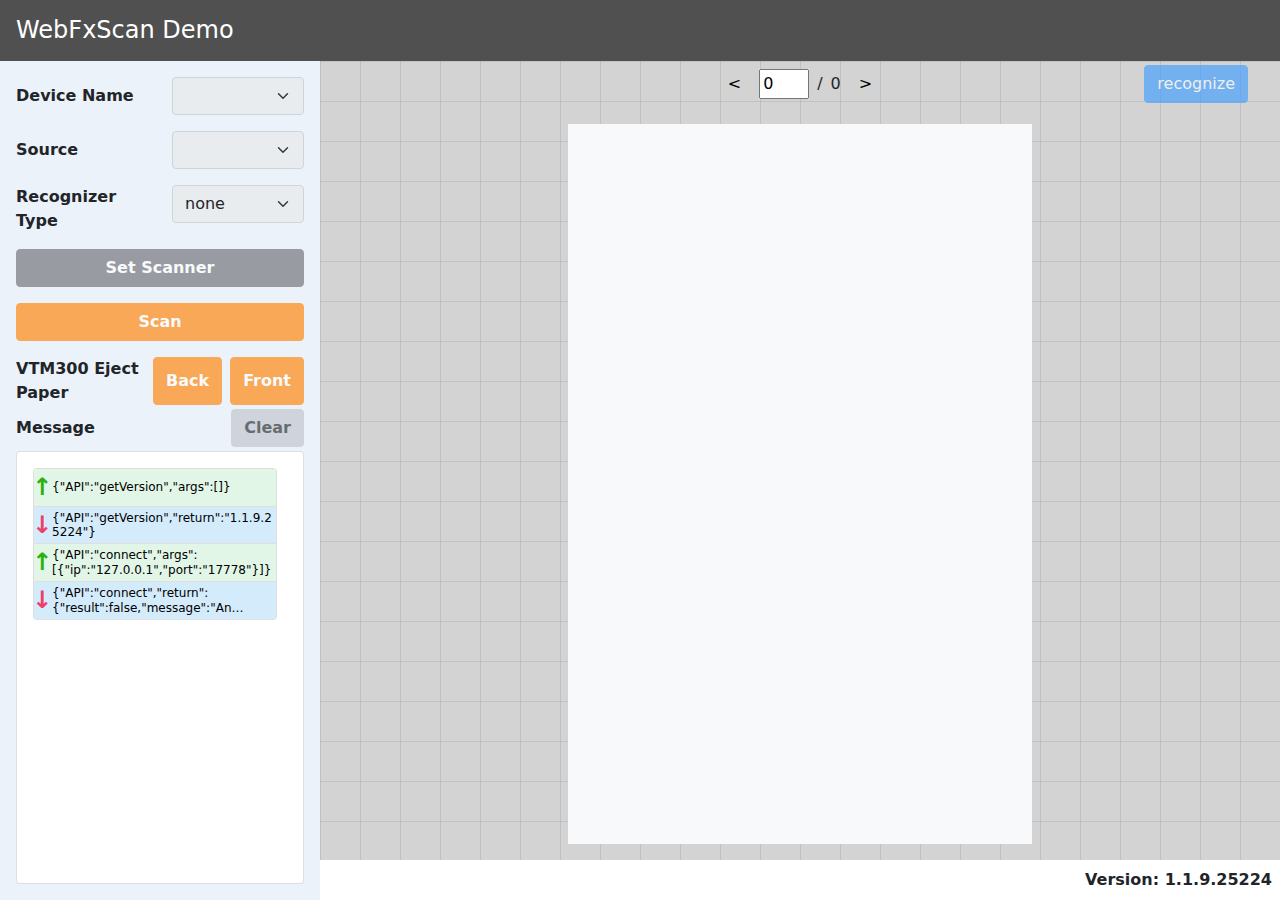
<file: WebFXScan/index.html>
<!DOCTYPE html>
<html lang="en">
  <head>
    <meta charset="UTF-8" />
    <meta name="viewport" content="width=device-width, initial-scale=1.0" />
    <title>WebFxScan Demo</title>
    <script src="bootstrap.bundle.min.js"></script>
    <script src="jquery.3.6.4.js"></script>
    <script src="jquery.json-viewer.js"></script>
    <script src="scan.js"></script>
    <script src="main.js"></script>
    <link href="bootstrap.min.css" rel="stylesheet" />
    <link href="jquery.json-viewer.css" rel="stylesheet" />
    <link rel="stylesheet" href="style.css" />
  </head>
  <body class="custom-scrollbar custom-break-point">
    <div class="vh-100 d-flex flex-column">
      <!-- Header -->
      <div class="custom-bg-header d-flex justify-content-start">
        <p class="m-0 p-3 h4 text-white">WebFxScan Demo</p>
      </div>
      <!-- Body -->
      <div class="container-fluid row flex-grow-1 p-0 m-0">
        <!-- Sidebar / Control Panel -->
        <div class="custom-bg-sider col-3 p-3 d-flex flex-column">
          <form id="main-form" class="flex-grow-1 d-flex flex-column">
            <!-- Select: Device name -->
            <div class="row mb-3">
              <label
                for="device-name"
                class="fw-bold align-self-center m-0 col-6 form-label"
                >Device Name</label
              >
              <div class="col-6">
                <select class="form-select" id="device-name">
                  <!-- Dynamic content will be inserted here by script -->
                </select>
              </div>
            </div>
            <!-- Select: Source -->
            <div class="row mb-3">
              <label
                for="source"
                class="fw-bold align-self-center m-0 col-6 form-label"
                >Source</label
              >
              <div class="col-6">
                <select class="form-select" id="source">
                  <!-- Dynamic content will be inserted here by script -->
                </select>
              </div>
            </div>
            <!-- Select: Recognize type -->
            <div class="row mb-3">
              <label
                for="recognizer-type"
                class="fw-bold align-self-center m-0 col-6 form-label"
              >
                Recognizer Type
              </label>
              <div class="col-6">
                <select class="form-select" id="recognizer-type">
                  <!-- Dynamic content will be inserted here by script -->
                </select>
              </div>
            </div>
            <!-- Input: Custom Recognize type -->
            <div id="custom-recognize-type" class="d-none mb-3">
              <input
                type="input"
                class="w-100 p-3 form-check-input"
                placeholder="Recognize Type"
              />
            </div>
            <!-- Button: Set Scanner -->
            <button
              id="set-scanner"
              type="button"
              class="custom-button-set-scanner text-white fw-bold btn w-100 mb-3"
            >
              Set Scanner
            </button>
            <!-- Button: Scan -->
            <button
              id="scan"
              type="button"
              class="custom-button-scan text-white fw-bold btn w-100 mb-3"
            >
              Scan
            </button>
            <!-- VTM 300 -->
            <div class="d-flex mb-1 justify-content-between">
              <label class="m-0 align-self-center fw-bold form-label"
                >VTM300 Eject Paper</label
              >
              <div class="d-flex gap-2">
                <button
                  id="eject-back"
                  type="button"
                  class="custom-button-scan text-white fw-bold btn"
                >
                  Back
                </button>
                <button
                  id="eject-front"
                  type="button"
                  class="custom-button-scan text-white fw-bold btn"
                >
                  Front
                </button>
              </div>
            </div>
            <!-- Log Card: websocket message log -->
            <div class="d-flex mb-1 justify-content-between">
              <label class="m-0 align-self-center fw-bold form-label"
                >Message</label
              >
              <button
                id="test"
                type="button"
                class="custom-button-clear fw-bold btn d-none"
              >
                test
              </button>
              <button
                id="clear-message"
                type="button"
                class="custom-button-clear fw-bold btn"
              >
                Clear
              </button>
            </div>
            <div class="h-100 d-flex flex-column flex-grow-1">
              <div
                id="message-container"
                class="custom-card custom-scrollbar overflow-auto card flex-grow-1"
              >
                <div class="custom-card-body card-body">
                  <div id="log-container" class="accordion">
                    <!-- Dynamic content will be inserted here by script -->
                  </div>
                </div>
              </div>
            </div>
          </form>
        </div>
        <!-- Image Display -->
        <div class="col-9 d-flex flex-column p-0 m-0">
          <div class="custom-bg-content">
            <div
              class="d-flex flex-column align-items-center justify-content-center flex-grow-1 h-100"
            >
              <div
                class="custom-page-container d-flex align-items-center justify-content-center w-100"
              >
                <div
                  class="page-navi-container d-flex align-items-center justify-content-center p-2 gap-2"
                >
                  <div id="page-prev" class="custom-arrow-button">&lt;</div>

                  <input
                    type="number"
                    id="current-page-input"
                    min="0"
                    value="0"
                  />
                  /
                  <div id="total-pages">0</div>

                  <div id="page-next" class="custom-arrow-button">&gt;</div>
                </div>
                <div class="custom-button-recognize-container">
                  <button
                    class="custom-button-recognize text-white btn"
                    disabled="true"
                    id="show-recognize"
                  >
                    recognize
                  </button>
                </div>
              </div>
              <div
                class="custom-image-container h-100 w-100 p-3 d-flex align-items-center justify-content-center overflow-hidden"
              >
                <div
                  id="sample-bg"
                  class="text-center bg-light w-50 h-100"
                ></div>
                <img id="img-zone" />
              </div>
            </div>
          </div>
          <div class="custom-version-container fw-bold p-2 text-end">
            <span>Version: </span>
            <span id="version"></span>
          </div>
        </div>
      </div>
    </div>
    <!-- Loading mask -->
    <div class="custom-loading-mask d-none">
      <div class="loader"></div>
    </div>
    <!-- Window -->
    <div
      id="ocrtext-window"
      class="custom-modal-container custom-break-point d-none"
    >
      <div class="custom-modal-mask"></div>
      <div class="custom-window">
        <div class="custom-window-header">
          <span class="custom-window-title text-white">Message</span>
          <span class="custom-close-btn">&times;</span>
        </div>
        <div class="custom-window-body">
          <p class="custom-window-content">
            <!-- Dynamic content will be inserted here by script -->
          </p>
        </div>
      </div>
    </div>
    <!-- Properties Window -->
    <div
      id="set-scanner-window"
      class="custom-modal-container custom-break-point d-none"
    >
      <div class="custom-modal-mask"></div>
      <div class="custom-window">
        <div class="custom-window-header">
          <span class="custom-window-title text-white">Set Scanner</span>
          <span class="custom-close-btn">&times;</span>
        </div>
        <div class="custom-window-body d-flex">
          <textarea class="form-control" rows="3"></textarea>
        </div>
        <div
          class="p-2 d-flex align-items-center justify-content-center custom-window-booter"
        >
          <button class="custom-set-scanner-window-button btn text-white">Set Scanner</button>
        </div>
      </div>
    </div>
  </body>
</html>
</file>
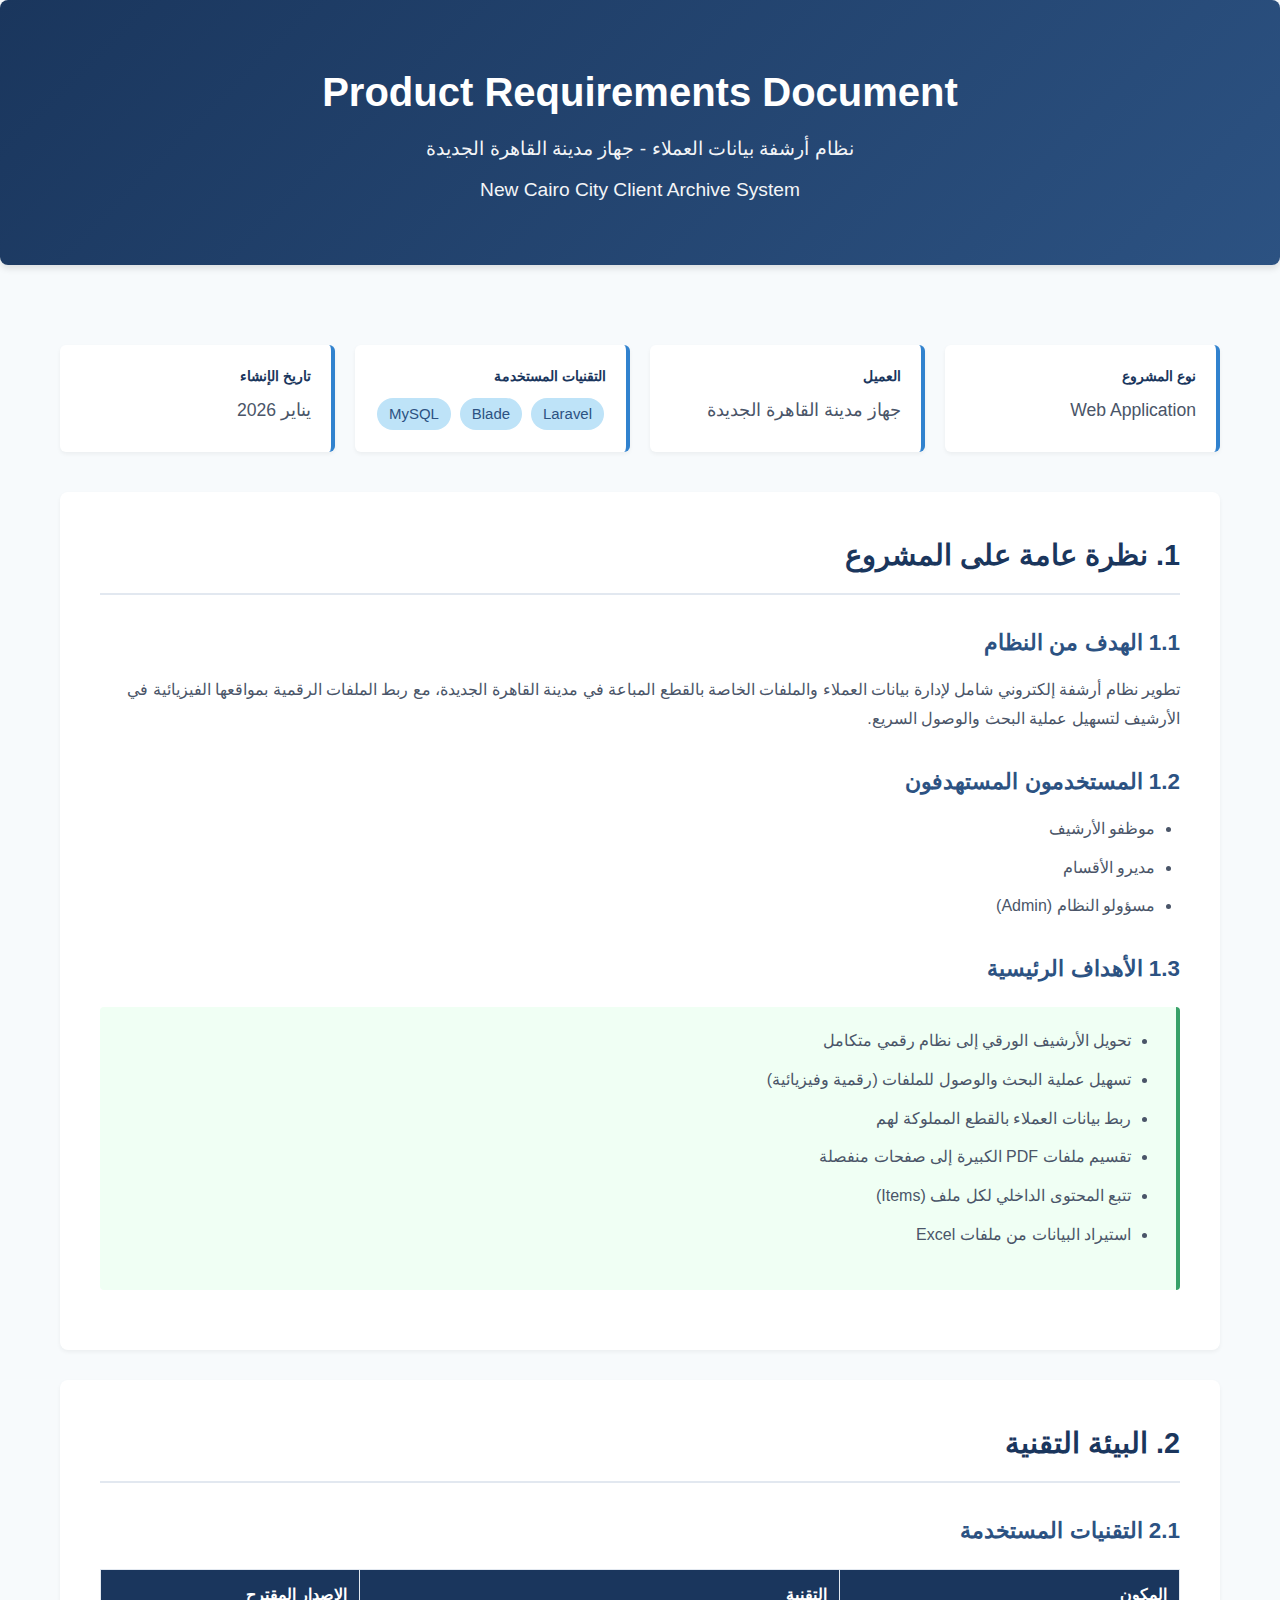
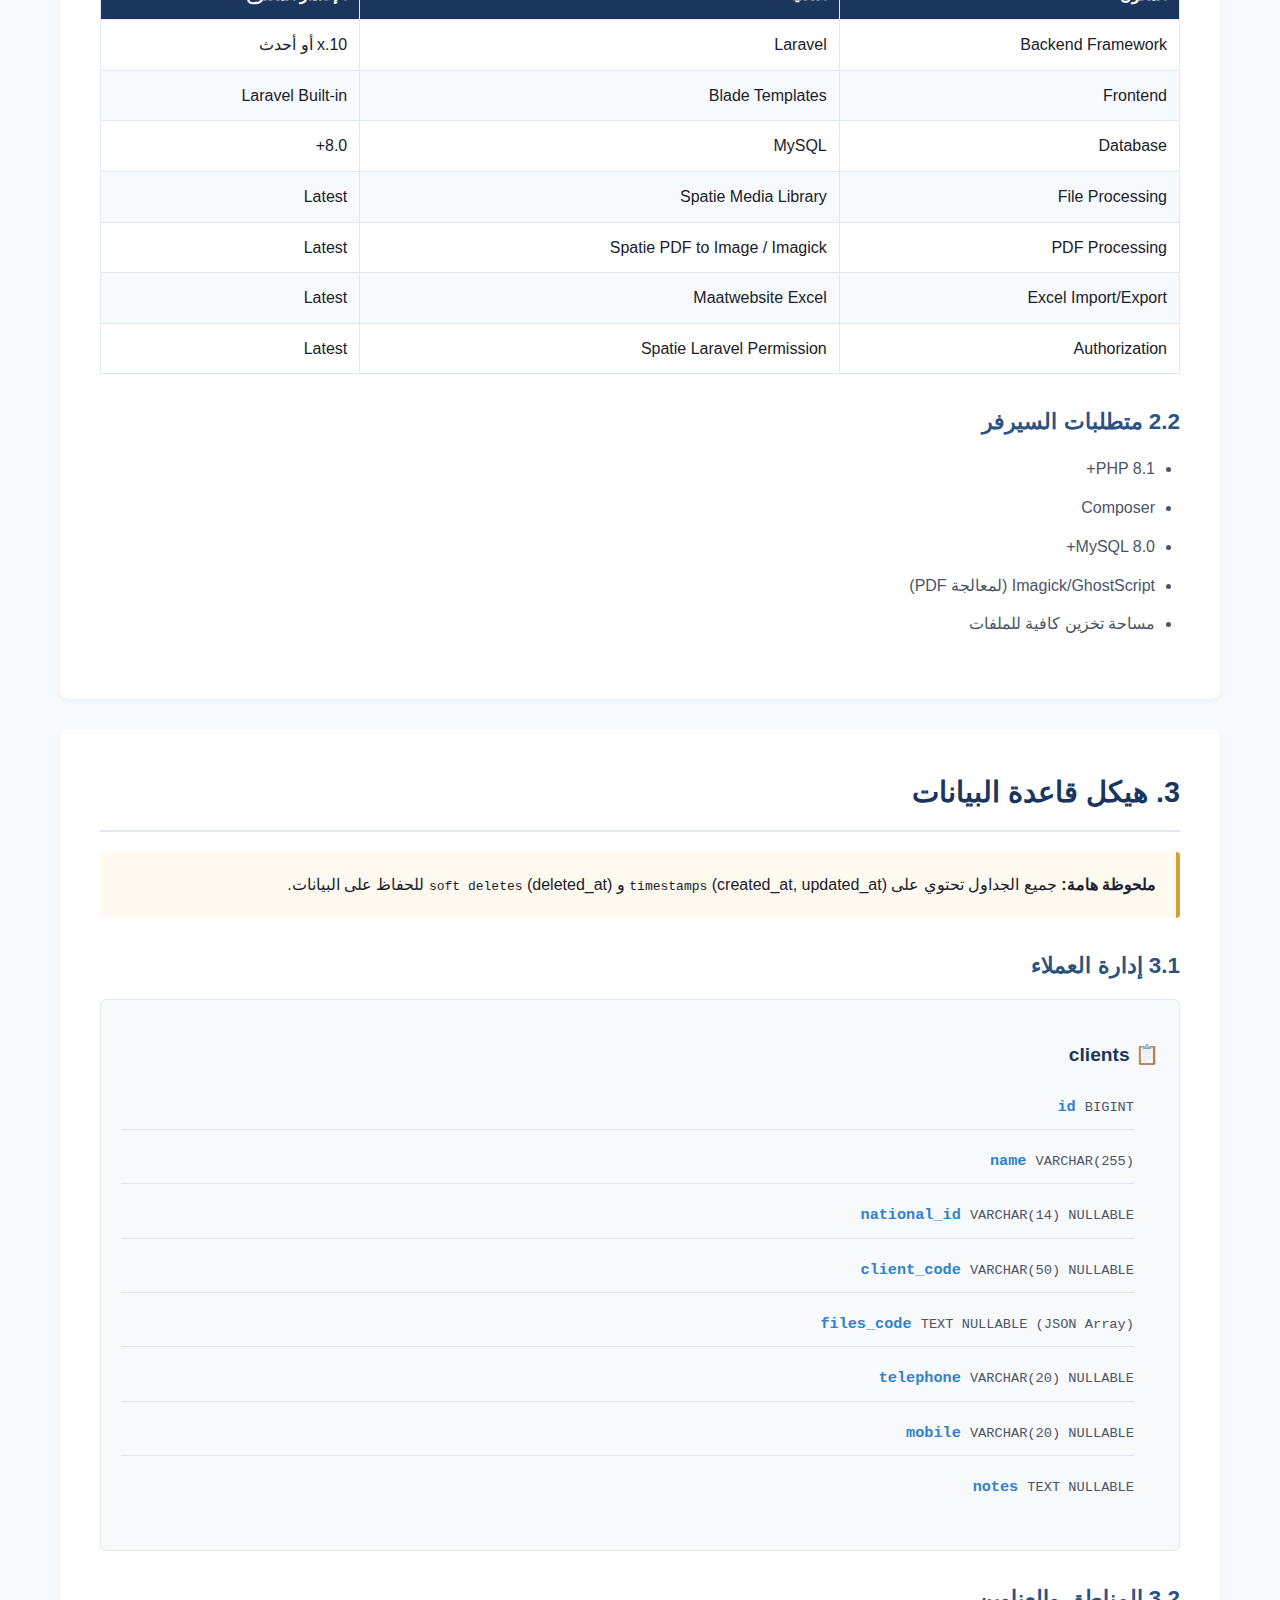
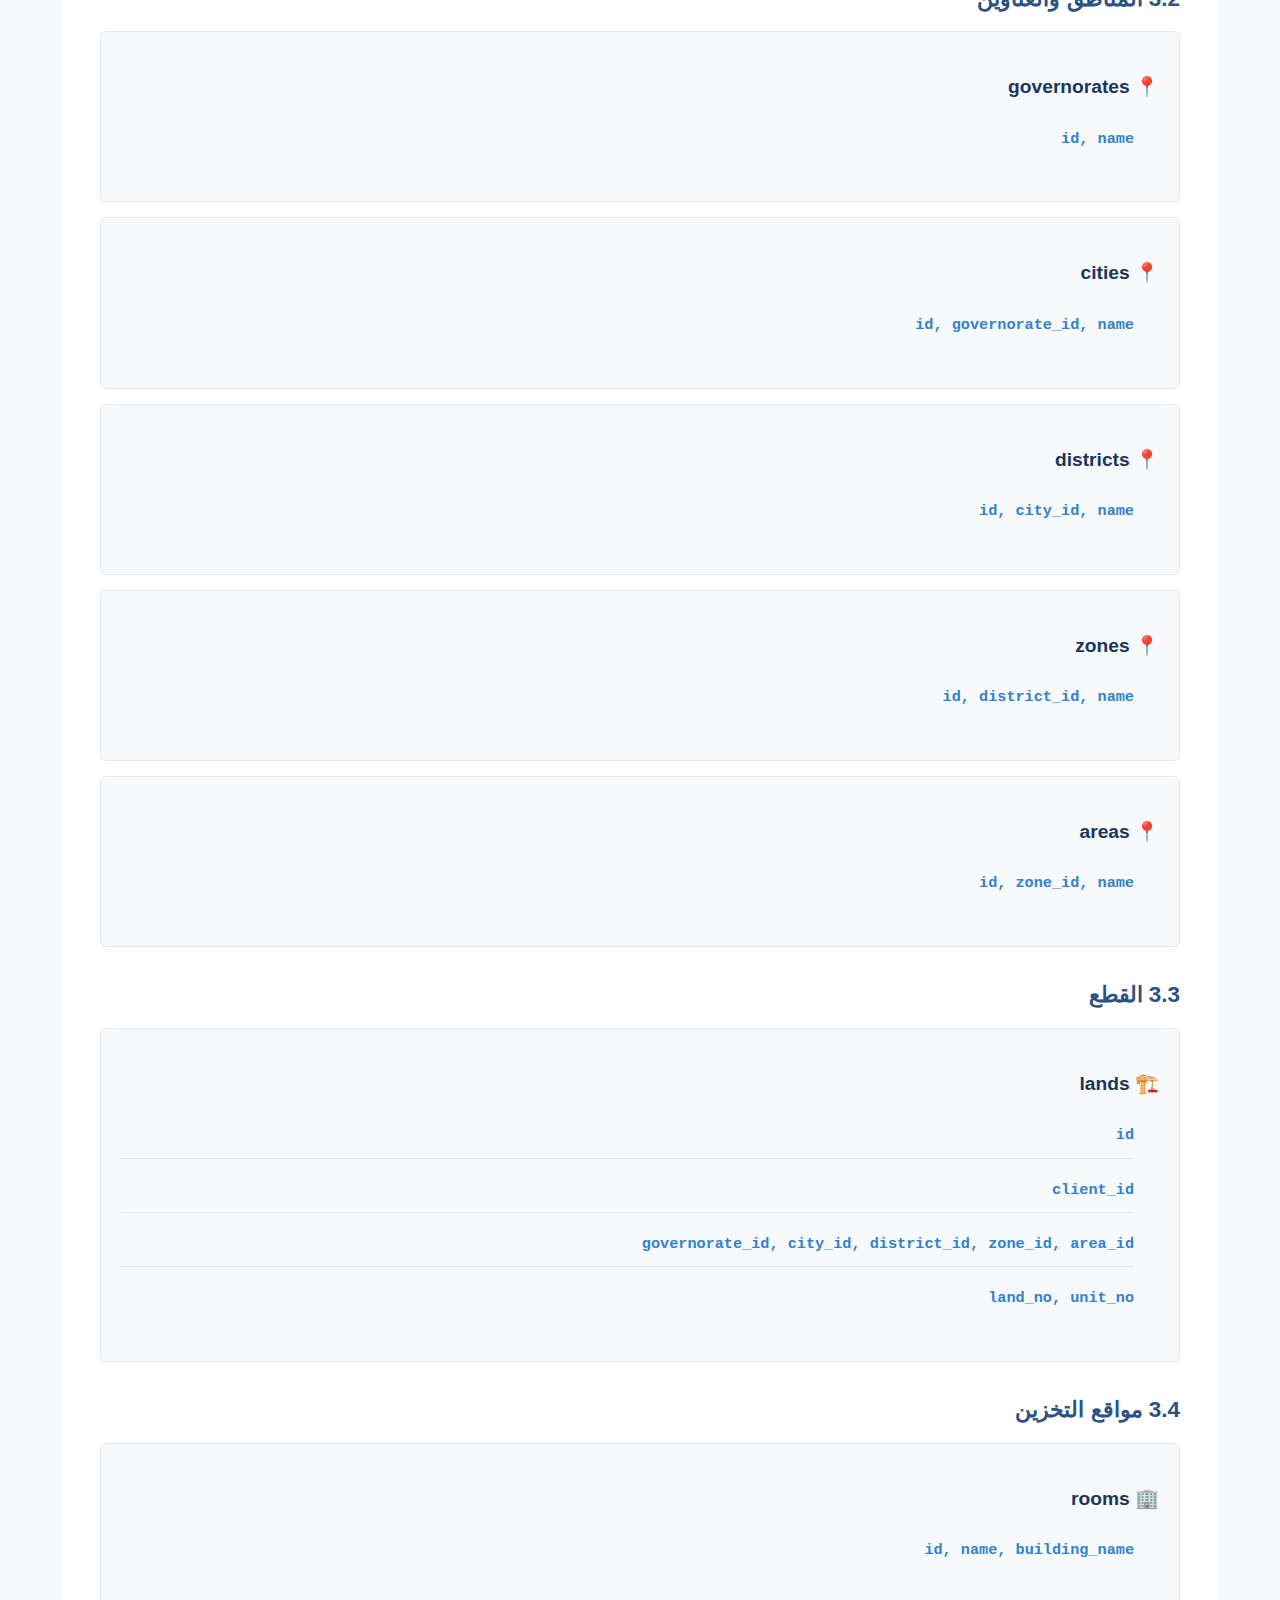
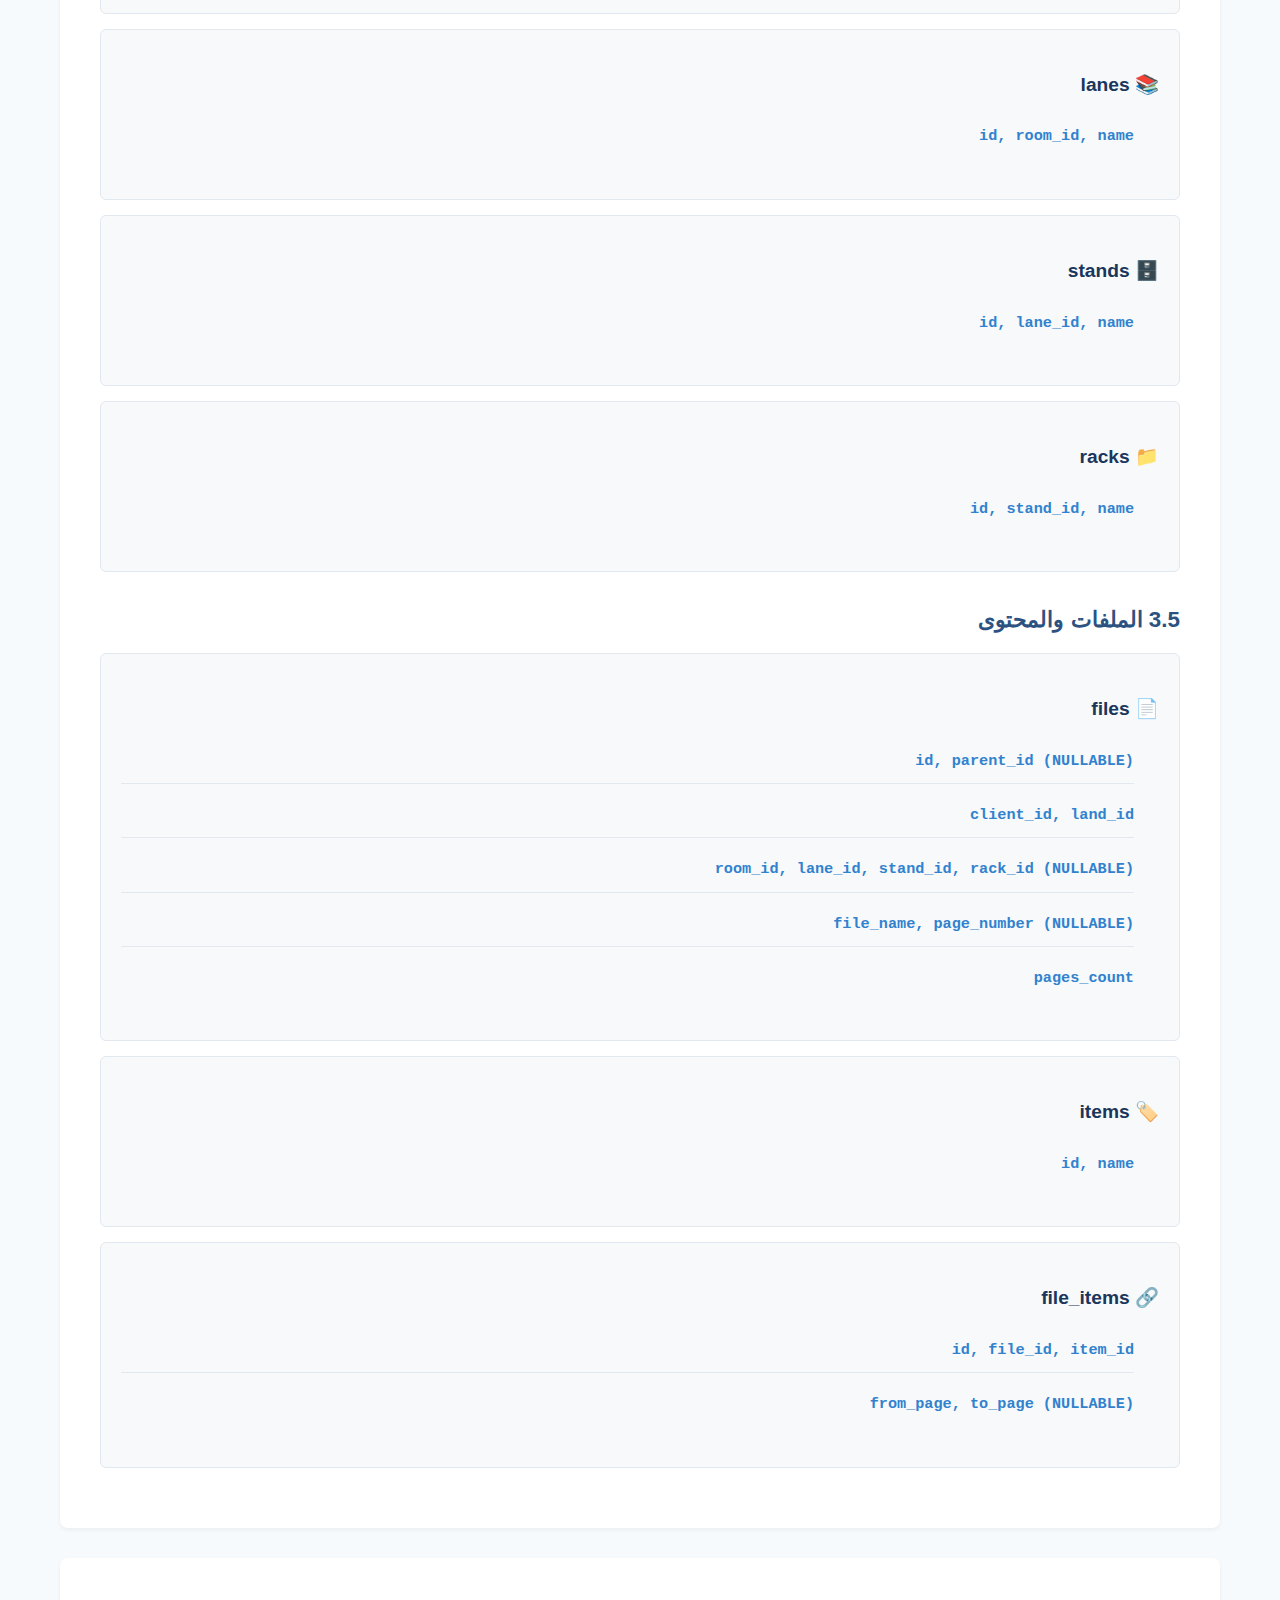
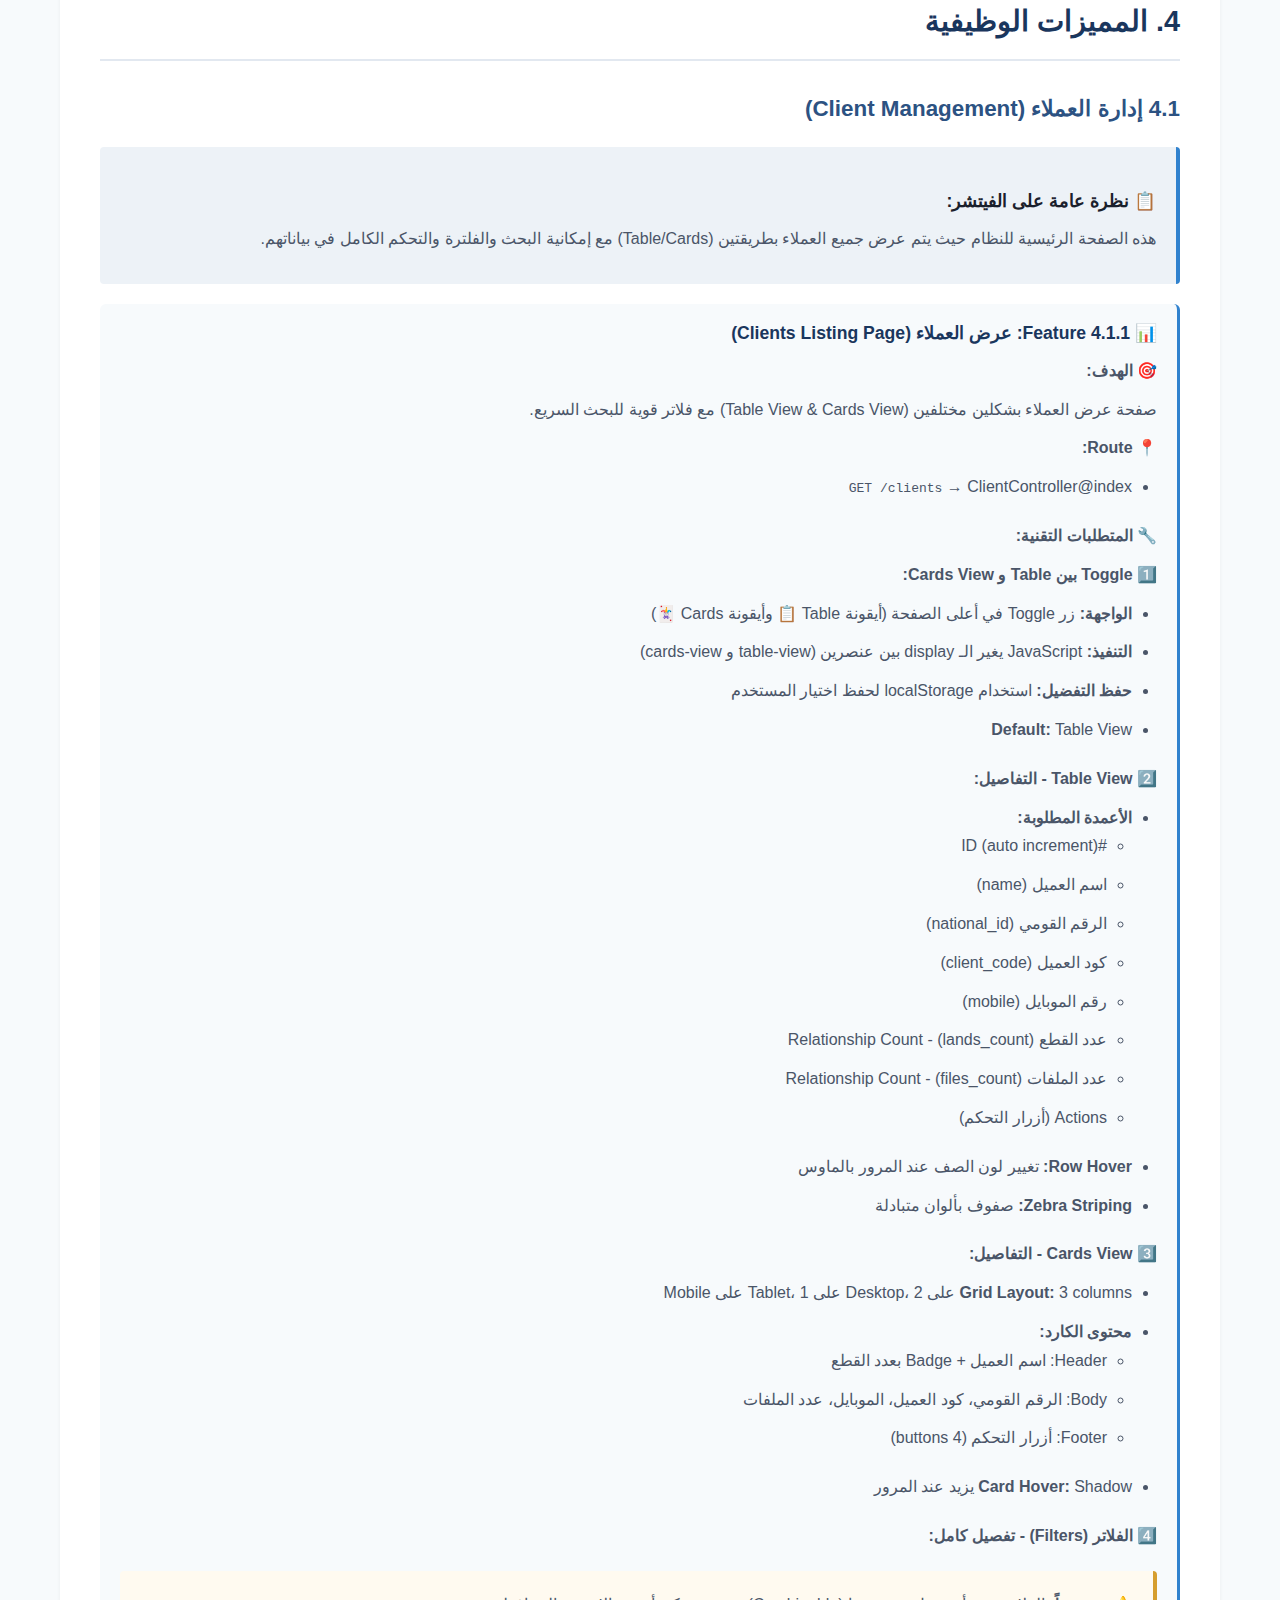
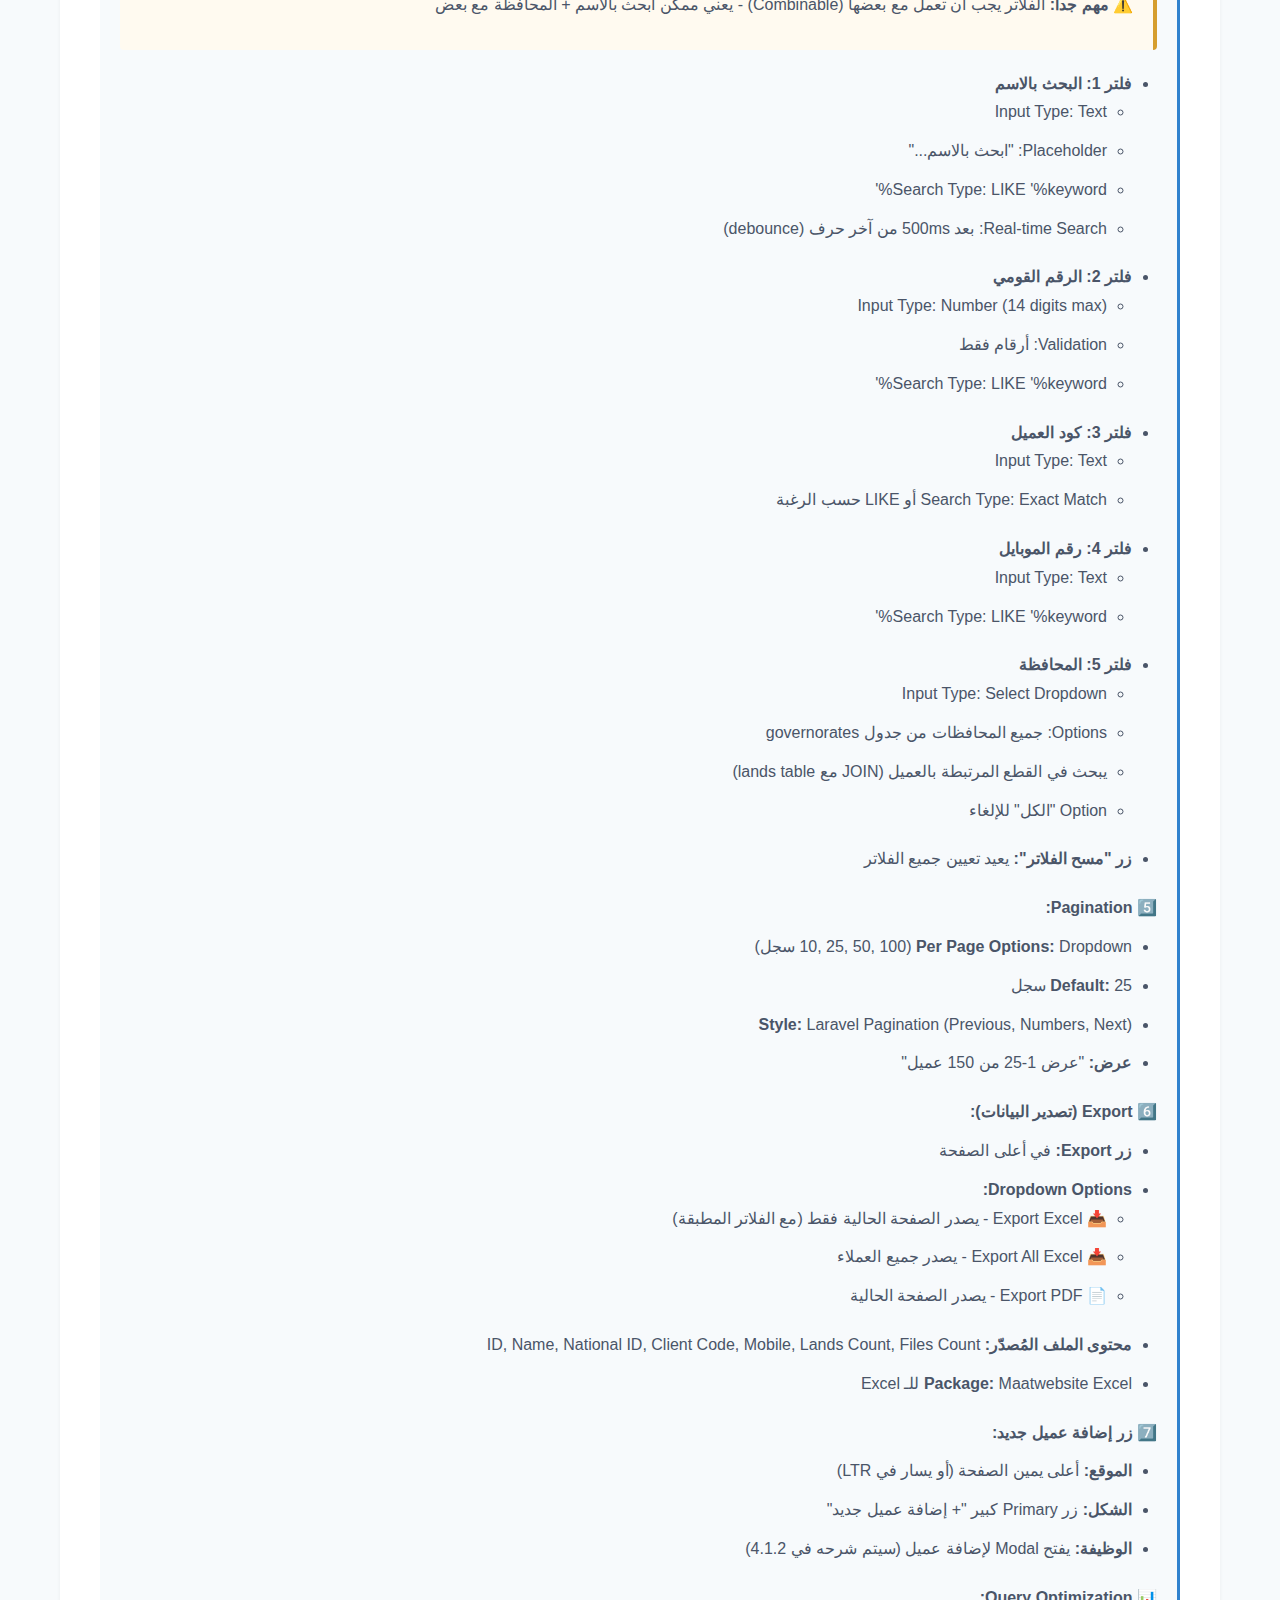
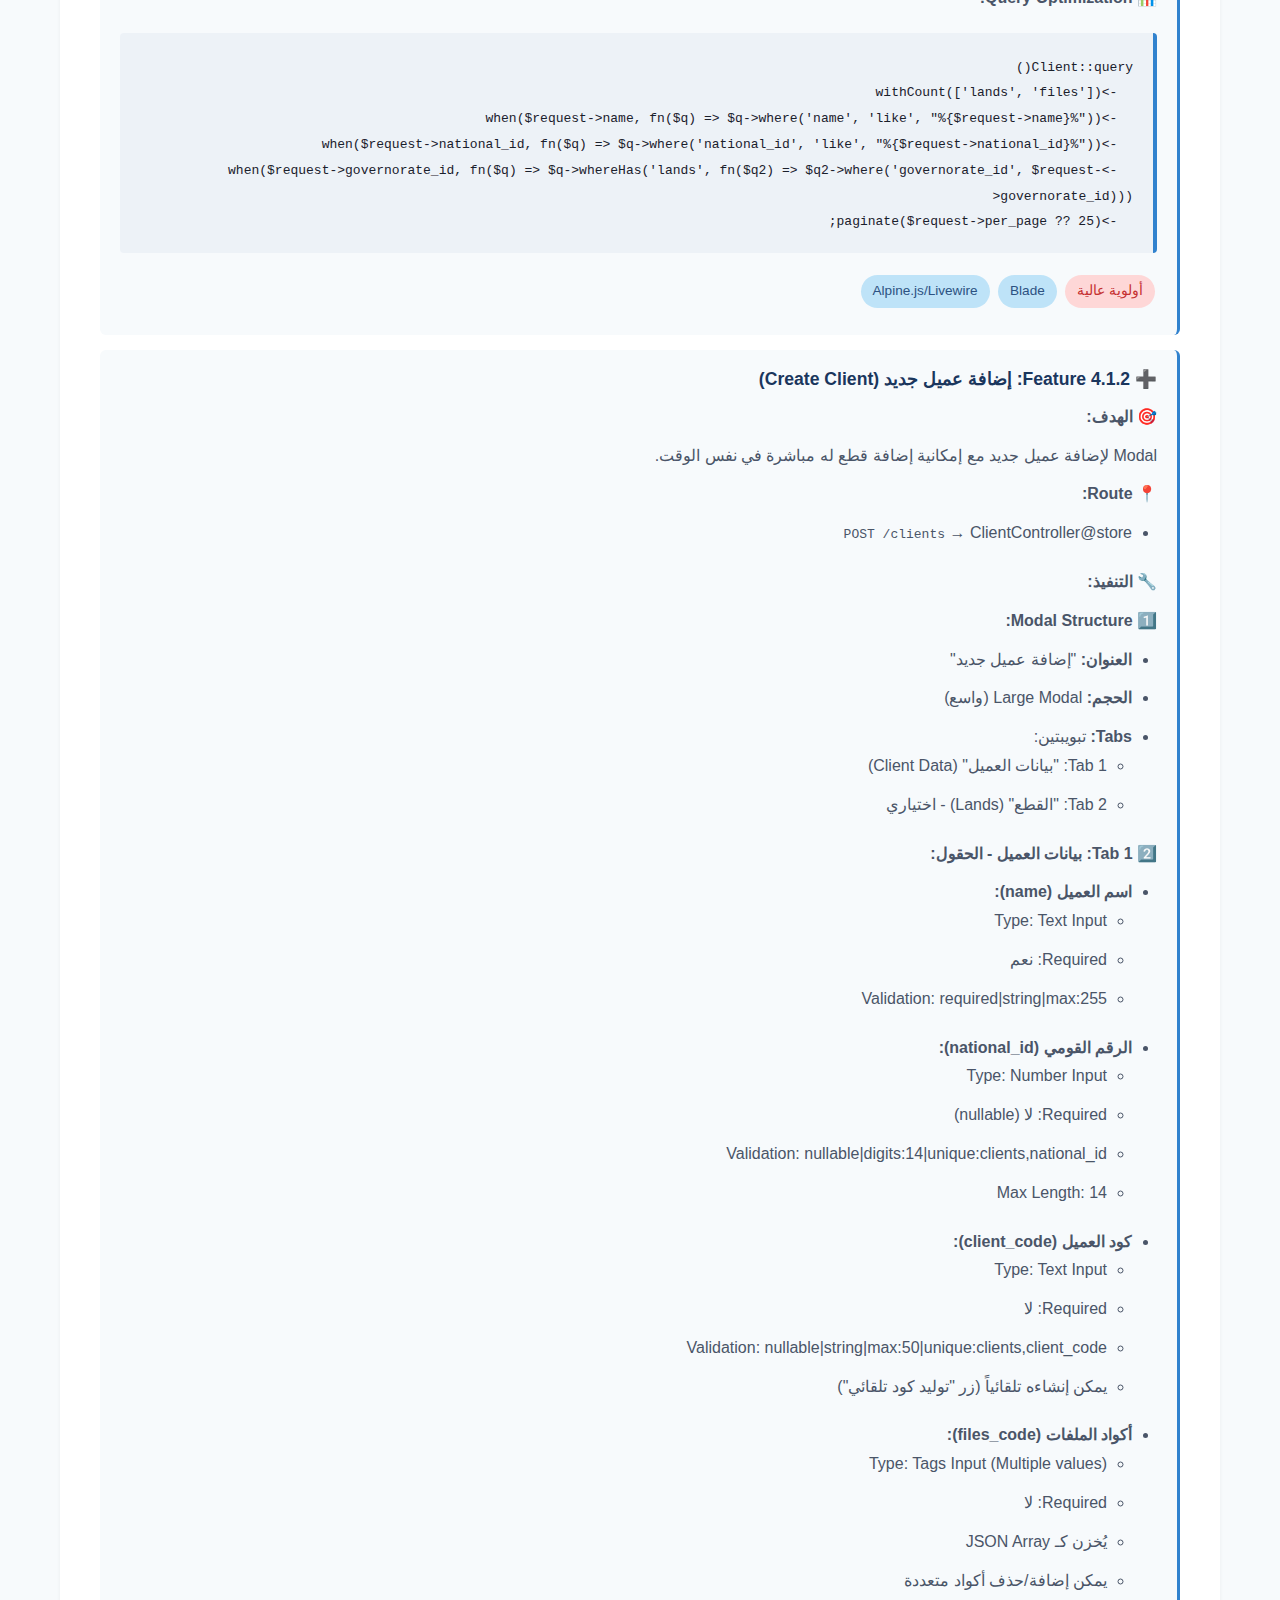
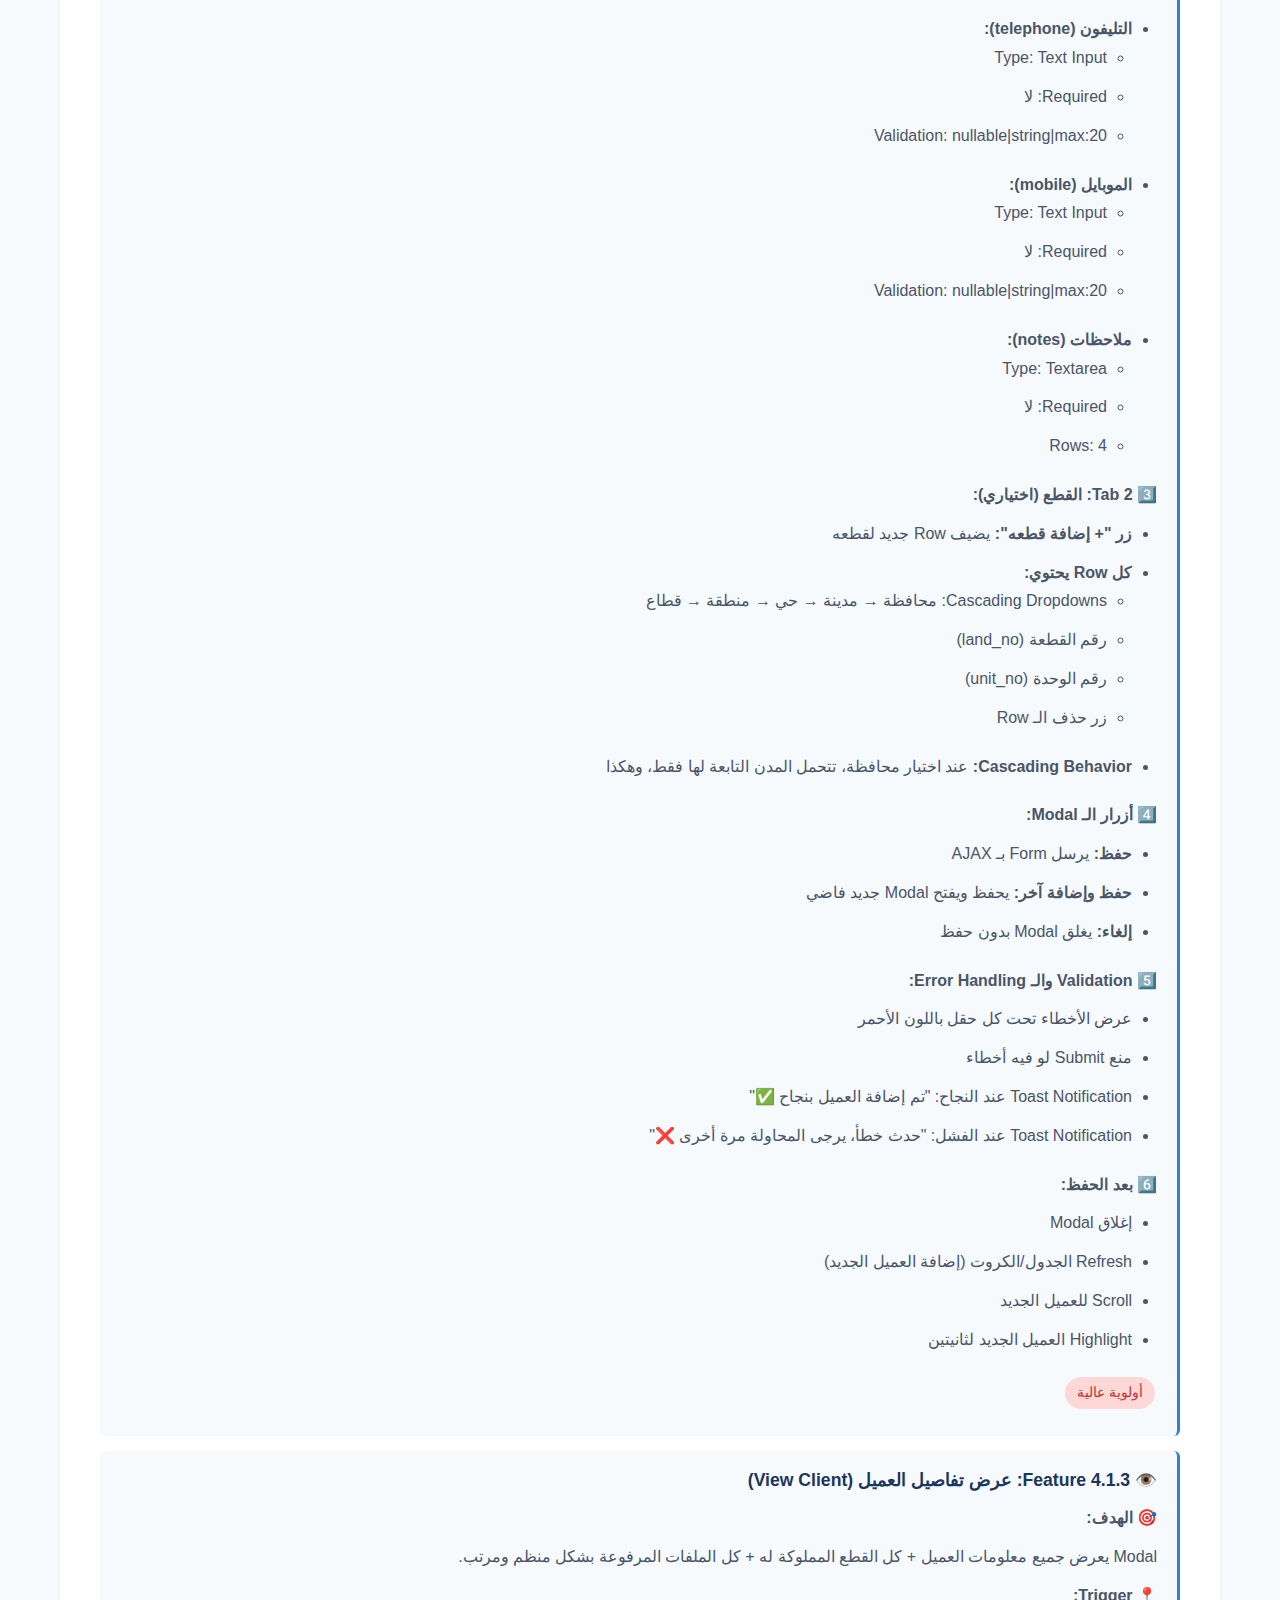
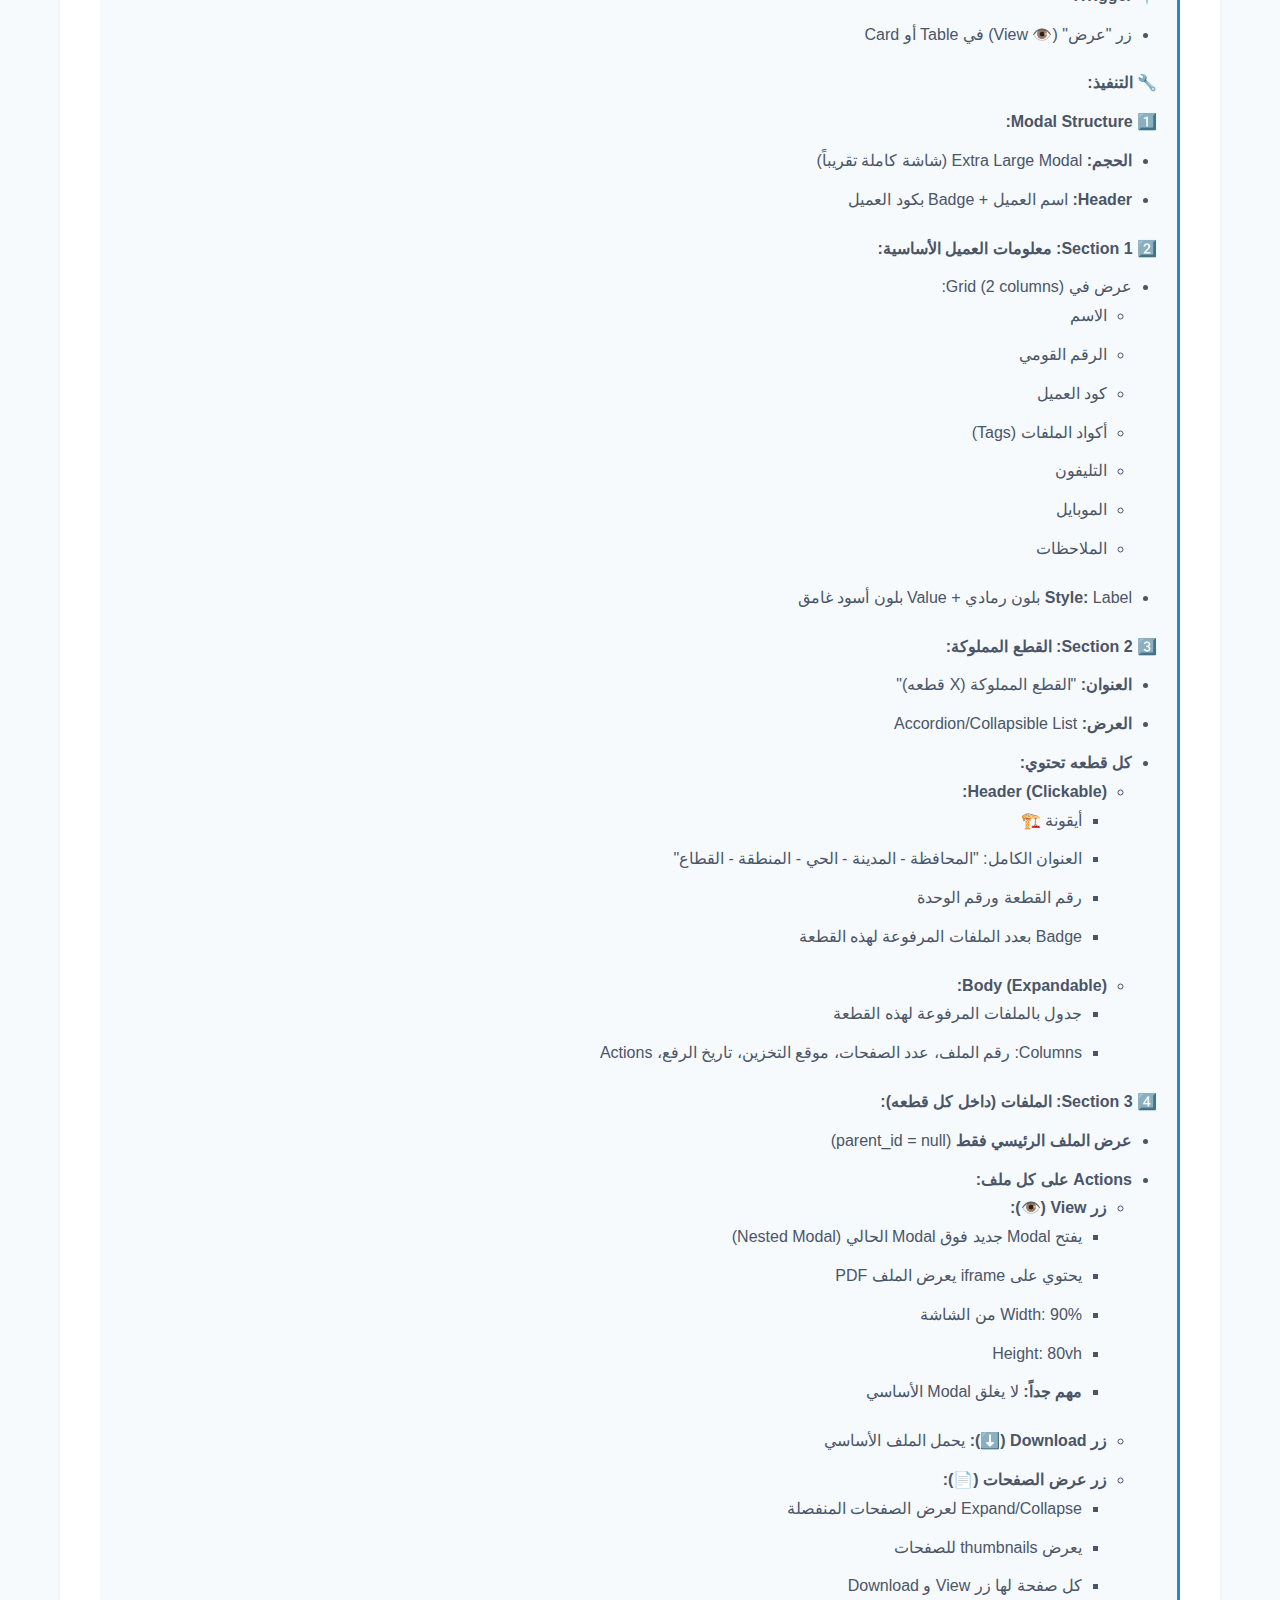
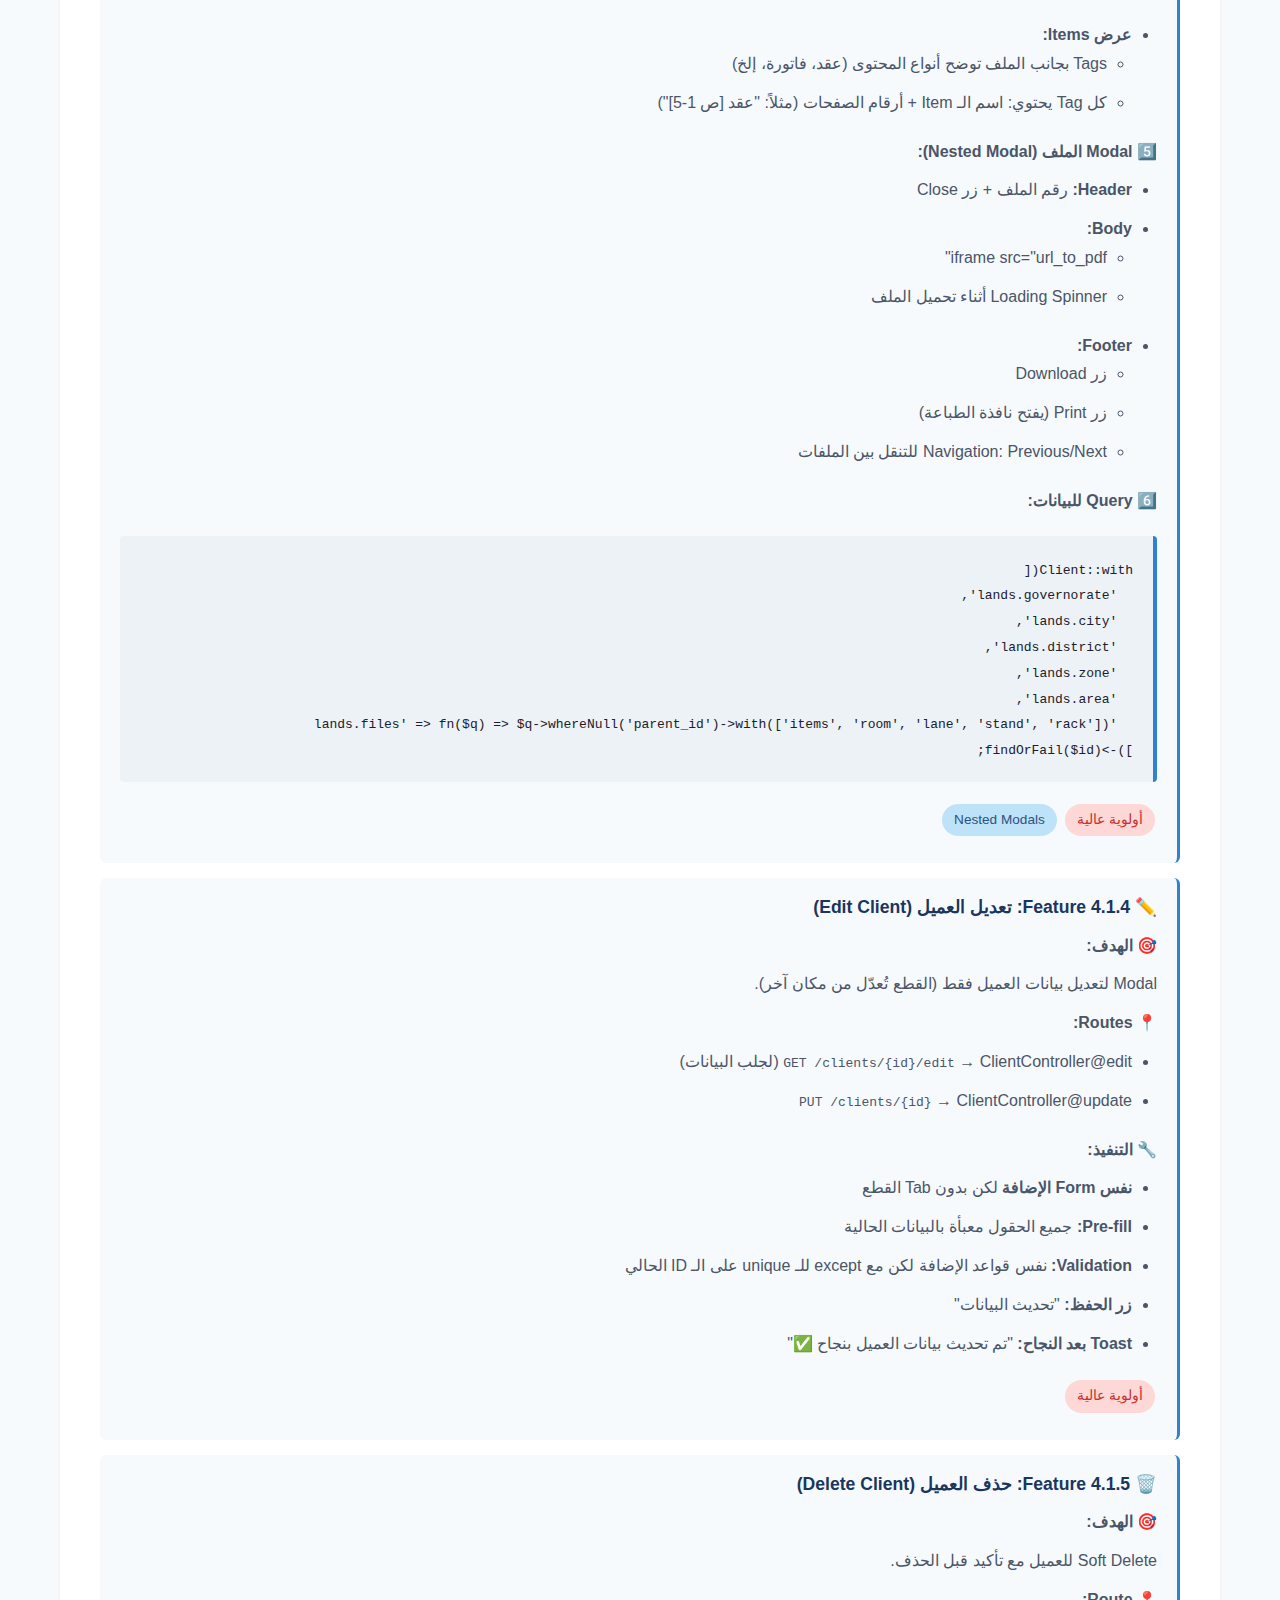
<file: docs/PRD-New-Cairo-Archive-System.html>
<!DOCTYPE html>
<html lang="ar" dir="rtl">
<head>
    <meta charset="UTF-8">
    <meta name="viewport" content="width=device-width, initial-scale=1.0">
    <title>PRD - New Cairo City Archive System</title>
    <style>
        * {
            margin: 0;
            padding: 0;
            box-sizing: border-box;
        }

        :root {
            --primary-color: #1a365d;
            --secondary-color: #2c5282;
            --accent-color: #3182ce;
            --text-primary: #1a202c;
            --text-secondary: #4a5568;
            --bg-light: #f7fafc;
            --bg-white: #ffffff;
            --border-color: #e2e8f0;
            --success-color: #38a169;
            --warning-color: #d69e2e;
        }

        body {
            font-family: 'Segoe UI', Tahoma, Geneva, Verdana, sans-serif;
            line-height: 1.6;
            color: var(--text-primary);
            background-color: var(--bg-light);
        }

        .container {
            max-width: 1200px;
            margin: 0 auto;
            padding: 40px 20px;
        }

        .header {
            background: linear-gradient(135deg, var(--primary-color) 0%, var(--secondary-color) 100%);
            color: white;
            padding: 60px 20px;
            text-align: center;
            margin-bottom: 40px;
            border-radius: 8px;
            box-shadow: 0 4px 6px rgba(0, 0, 0, 0.1);
        }

        .header h1 {
            font-size: 2.5em;
            margin-bottom: 10px;
            font-weight: 600;
        }

        .header .subtitle {
            font-size: 1.2em;
            opacity: 0.95;
            margin-top: 10px;
        }

        .meta-info {
            display: grid;
            grid-template-columns: repeat(auto-fit, minmax(250px, 1fr));
            gap: 20px;
            margin-bottom: 40px;
        }

        .meta-card {
            background: var(--bg-white);
            padding: 20px;
            border-radius: 6px;
            border-right: 4px solid var(--accent-color);
            box-shadow: 0 2px 4px rgba(0, 0, 0, 0.05);
        }

        .meta-card h3 {
            color: var(--primary-color);
            font-size: 0.9em;
            text-transform: uppercase;
            letter-spacing: 0.5px;
            margin-bottom: 8px;
            font-weight: 600;
        }

        .meta-card p {
            color: var(--text-secondary);
            font-size: 1.1em;
        }

        .section {
            background: var(--bg-white);
            padding: 40px;
            margin-bottom: 30px;
            border-radius: 8px;
            box-shadow: 0 2px 4px rgba(0, 0, 0, 0.05);
        }

        .section h2 {
            color: var(--primary-color);
            font-size: 1.8em;
            margin-bottom: 20px;
            padding-bottom: 15px;
            border-bottom: 2px solid var(--border-color);
        }

        .section h3 {
            color: var(--secondary-color);
            font-size: 1.4em;
            margin-top: 30px;
            margin-bottom: 15px;
        }

        .section h4 {
            color: var(--text-primary);
            font-size: 1.1em;
            margin-top: 20px;
            margin-bottom: 10px;
            font-weight: 600;
        }

        .section p, .section li {
            color: var(--text-secondary);
            margin-bottom: 10px;
            line-height: 1.8;
        }

        .section ul, .section ol {
            margin-right: 25px;
            margin-bottom: 20px;
        }

        .highlight-box {
            background: #edf2f7;
            border-right: 4px solid var(--accent-color);
            padding: 20px;
            margin: 20px 0;
            border-radius: 4px;
        }

        .highlight-box.warning {
            background: #fffaf0;
            border-right-color: var(--warning-color);
        }

        .highlight-box.success {
            background: #f0fff4;
            border-right-color: var(--success-color);
        }

        table {
            width: 100%;
            border-collapse: collapse;
            margin: 20px 0;
            background: var(--bg-white);
        }

        th, td {
            padding: 12px;
            text-align: right;
            border: 1px solid var(--border-color);
        }

        th {
            background: var(--primary-color);
            color: white;
            font-weight: 600;
        }

        tr:nth-child(even) {
            background: var(--bg-light);
        }

        .tag {
            display: inline-block;
            padding: 4px 12px;
            border-radius: 20px;
            font-size: 0.85em;
            font-weight: 500;
            margin: 2px;
        }

        .tag.tech {
            background: #bee3f8;
            color: #2c5282;
        }

        .tag.priority-high {
            background: #fed7d7;
            color: #c53030;
        }

        .tag.priority-medium {
            background: #feebc8;
            color: #c05621;
        }

        .tag.priority-low {
            background: #c6f6d5;
            color: #2f855a;
        }

        .feature-list {
            display: grid;
            gap: 15px;
            margin: 20px 0;
        }

        .feature-item {
            background: var(--bg-light);
            padding: 15px 20px;
            border-radius: 6px;
            border-right: 3px solid var(--accent-color);
        }

        .feature-item h4 {
            margin-top: 0;
            color: var(--primary-color);
        }

        .db-schema {
            margin: 20px 0;
        }

        .table-schema {
            background: #f8f9fa;
            padding: 20px;
            margin: 15px 0;
            border-radius: 6px;
            border: 1px solid var(--border-color);
        }

        .table-schema h4 {
            color: var(--primary-color);
            margin-bottom: 15px;
            font-size: 1.2em;
        }

        .field-list {
            list-style: none;
            margin-right: 0;
        }

        .field-list li {
            padding: 8px 0;
            border-bottom: 1px solid var(--border-color);
            font-family: 'Courier New', monospace;
            font-size: 0.95em;
        }

        .field-list li:last-child {
            border-bottom: none;
        }

        .field-name {
            color: var(--accent-color);
            font-weight: 600;
        }

        .field-type {
            color: var(--text-secondary);
            font-size: 0.9em;
        }

        @media print {
            body {
                background: white;
            }
            .section {
                box-shadow: none;
                page-break-inside: avoid;
            }
        }

        @media (max-width: 768px) {
            .header h1 {
                font-size: 1.8em;
            }
            .section {
                padding: 20px;
            }
            .meta-info {
                grid-template-columns: 1fr;
            }
        }
    </style>
</head>
<body>
    <div class="header">
        <h1>Product Requirements Document</h1>
        <div class="subtitle">نظام أرشفة بيانات العملاء - جهاز مدينة القاهرة الجديدة</div>
        <div class="subtitle">New Cairo City Client Archive System</div>
    </div>

    <div class="container">
        <div class="meta-info">
            <div class="meta-card">
                <h3>نوع المشروع</h3>
                <p>Web Application</p>
            </div>
            <div class="meta-card">
                <h3>العميل</h3>
                <p>جهاز مدينة القاهرة الجديدة</p>
            </div>
            <div class="meta-card">
                <h3>التقنيات المستخدمة</h3>
                <p>
                    <span class="tag tech">Laravel</span>
                    <span class="tag tech">Blade</span>
                    <span class="tag tech">MySQL</span>
                </p>
            </div>
            <div class="meta-card">
                <h3>تاريخ الإنشاء</h3>
                <p>يناير 2026</p>
            </div>
        </div>

        <section class="section">
            <h2>1. نظرة عامة على المشروع</h2>

            <h3>1.1 الهدف من النظام</h3>
            <p>تطوير نظام أرشفة إلكتروني شامل لإدارة بيانات العملاء والملفات الخاصة بالقطع المباعة في مدينة القاهرة الجديدة، مع ربط الملفات الرقمية بمواقعها الفيزيائية في الأرشيف لتسهيل عملية البحث والوصول السريع.</p>

            <h3>1.2 المستخدمون المستهدفون</h3>
            <ul>
                <li>موظفو الأرشيف</li>
                <li>مديرو الأقسام</li>
                <li>مسؤولو النظام (Admin)</li>
            </ul>

            <h3>1.3 الأهداف الرئيسية</h3>
            <div class="highlight-box success">
                <ul>
                    <li>تحويل الأرشيف الورقي إلى نظام رقمي متكامل</li>
                    <li>تسهيل عملية البحث والوصول للملفات (رقمية وفيزيائية)</li>
                    <li>ربط بيانات العملاء بالقطع المملوكة لهم</li>
                    <li>تقسيم ملفات PDF الكبيرة إلى صفحات منفصلة</li>
                    <li>تتبع المحتوى الداخلي لكل ملف (Items)</li>
                    <li>استيراد البيانات من ملفات Excel</li>
                </ul>
            </div>
        </section>

        <section class="section">
            <h2>2. البيئة التقنية</h2>

            <h3>2.1 التقنيات المستخدمة</h3>
            <table>
                <thead>
                    <tr>
                        <th>المكون</th>
                        <th>التقنية</th>
                        <th>الإصدار المقترح</th>
                    </tr>
                </thead>
                <tbody>
                    <tr>
                        <td>Backend Framework</td>
                        <td>Laravel</td>
                        <td>10.x أو أحدث</td>
                    </tr>
                    <tr>
                        <td>Frontend</td>
                        <td>Blade Templates</td>
                        <td>Laravel Built-in</td>
                    </tr>
                    <tr>
                        <td>Database</td>
                        <td>MySQL</td>
                        <td>8.0+</td>
                    </tr>
                    <tr>
                        <td>File Processing</td>
                        <td>Spatie Media Library</td>
                        <td>Latest</td>
                    </tr>
                    <tr>
                        <td>PDF Processing</td>
                        <td>Spatie PDF to Image / Imagick</td>
                        <td>Latest</td>
                    </tr>
                    <tr>
                        <td>Excel Import/Export</td>
                        <td>Maatwebsite Excel</td>
                        <td>Latest</td>
                    </tr>

                    <tr>
                        <td>Authorization</td>
                        <td>Spatie Laravel Permission</td>
                        <td>Latest</td>
                    </tr>
                </tbody>
            </table>

            <h3>2.2 متطلبات السيرفر</h3>
            <ul>
                <li>PHP 8.1+</li>
                <li>Composer</li>
                <li>MySQL 8.0+</li>
                <li>Imagick/GhostScript (لمعالجة PDF)</li>
                <li>مساحة تخزين كافية للملفات</li>
            </ul>
        </section>

        <section class="section">
            <h2>3. هيكل قاعدة البيانات</h2>

            <div class="highlight-box warning">
                <strong>ملحوظة هامة:</strong> جميع الجداول تحتوي على <code>timestamps</code> (created_at, updated_at) و <code>soft deletes</code> (deleted_at) للحفاظ على البيانات.
            </div>

            <div class="db-schema">
                <h3>3.1 إدارة العملاء</h3>

                <div class="table-schema">
                    <h4>📋 clients</h4>
                    <ul class="field-list">
                        <li><span class="field-name">id</span> <span class="field-type">BIGINT</span></li>
                        <li><span class="field-name">name</span> <span class="field-type">VARCHAR(255)</span></li>
                        <li><span class="field-name">national_id</span> <span class="field-type">VARCHAR(14) NULLABLE</span></li>
                        <li><span class="field-name">client_code</span> <span class="field-type">VARCHAR(50) NULLABLE</span></li>
                        <li><span class="field-name">files_code</span> <span class="field-type">TEXT NULLABLE (JSON Array)</span></li>
                        <li><span class="field-name">telephone</span> <span class="field-type">VARCHAR(20) NULLABLE</span></li>
                        <li><span class="field-name">mobile</span> <span class="field-type">VARCHAR(20) NULLABLE</span></li>
                        <li><span class="field-name">notes</span> <span class="field-type">TEXT NULLABLE</span></li>
                    </ul>
                </div>

                <h3>3.2 المناطق والعناوين</h3>

                <div class="table-schema">
                    <h4>📍 governorates</h4>
                    <ul class="field-list">
                        <li><span class="field-name">id, name</span></li>
                    </ul>
                </div>

                <div class="table-schema">
                    <h4>📍 cities</h4>
                    <ul class="field-list">
                        <li><span class="field-name">id, governorate_id, name</span></li>
                    </ul>
                </div>

                <div class="table-schema">
                    <h4>📍 districts</h4>
                    <ul class="field-list">
                        <li><span class="field-name">id, city_id, name</span></li>
                    </ul>
                </div>

                <div class="table-schema">
                    <h4>📍 zones</h4>
                    <ul class="field-list">
                        <li><span class="field-name">id, district_id, name</span></li>
                    </ul>
                </div>

                <div class="table-schema">
                    <h4>📍 areas</h4>
                    <ul class="field-list">
                        <li><span class="field-name">id, zone_id, name</span></li>
                    </ul>
                </div>

                <h3>3.3 القطع</h3>

                <div class="table-schema">
                    <h4>🏗️ lands</h4>
                    <ul class="field-list">
                        <li><span class="field-name">id</span></li>
                        <li><span class="field-name">client_id</span></li>
                        <li><span class="field-name">governorate_id, city_id, district_id, zone_id, area_id</span></li>
                        <li><span class="field-name">land_no, unit_no</span></li>
                    </ul>
                </div>

                <h3>3.4 مواقع التخزين</h3>

                <div class="table-schema">
                    <h4>🏢 rooms</h4>
                    <ul class="field-list">
                        <li><span class="field-name">id, name, building_name</span></li>
                    </ul>
                </div>

                <div class="table-schema">
                    <h4>📚 lanes</h4>
                    <ul class="field-list">
                        <li><span class="field-name">id, room_id, name</span></li>
                    </ul>
                </div>

                <div class="table-schema">
                    <h4>🗄️ stands</h4>
                    <ul class="field-list">
                        <li><span class="field-name">id, lane_id, name</span></li>
                    </ul>
                </div>

                <div class="table-schema">
                    <h4>📁 racks</h4>
                    <ul class="field-list">
                        <li><span class="field-name">id, stand_id, name</span></li>
                    </ul>
                </div>

                <h3>3.5 الملفات والمحتوى</h3>

                <div class="table-schema">
                    <h4>📄 files</h4>
                    <ul class="field-list">
                        <li><span class="field-name">id, parent_id (NULLABLE)</span></li>
                        <li><span class="field-name">client_id, land_id</span></li>
                        <li><span class="field-name">room_id, lane_id, stand_id, rack_id (NULLABLE)</span></li>
                        <li><span class="field-name">file_name, page_number (NULLABLE)</span></li>
                        <li><span class="field-name">pages_count</span></li>
                    </ul>
                </div>

                <div class="table-schema">
                    <h4>🏷️ items</h4>
                    <ul class="field-list">
                        <li><span class="field-name">id, name</span></li>
                    </ul>
                </div>

                <div class="table-schema">
                    <h4>🔗 file_items</h4>
                    <ul class="field-list">
                        <li><span class="field-name">id, file_id, item_id</span></li>
                        <li><span class="field-name">from_page, to_page (NULLABLE)</span></li>
                    </ul>
                </div>
            </div>
        </section>

        <section class="section">
            <h2>4. المميزات الوظيفية</h2>

            <h3>4.1 إدارة العملاء (Client Management)</h3>

            <div class="highlight-box">
                <h4>📋 نظرة عامة على الفيتشر:</h4>
                <p>هذه الصفحة الرئيسية للنظام حيث يتم عرض جميع العملاء بطريقتين (Table/Cards) مع إمكانية البحث والفلترة والتحكم الكامل في بياناتهم.</p>
            </div>

            <div class="feature-list">
                <div class="feature-item">
                    <h4>📊 Feature 4.1.1: عرض العملاء (Clients Listing Page)</h4>

                    <p><strong>🎯 الهدف:</strong></p>
                    <p>صفحة عرض العملاء بشكلين مختلفين (Table View & Cards View) مع فلاتر قوية للبحث السريع.</p>

                    <p><strong>📍 Route:</strong></p>
                    <ul>
                        <li><code>GET /clients</code> → ClientController@index</li>
                    </ul>

                    <p><strong>🔧 المتطلبات التقنية:</strong></p>

                    <p><strong>1️⃣ Toggle بين Table و Cards View:</strong></p>
                    <ul>
                        <li><strong>الواجهة:</strong> زر Toggle في أعلى الصفحة (أيقونة Table 📋 وأيقونة Cards 🃏)</li>
                        <li><strong>التنفيذ:</strong> JavaScript يغير الـ display بين عنصرين (table-view و cards-view)</li>
                        <li><strong>حفظ التفضيل:</strong> استخدام localStorage لحفظ اختيار المستخدم</li>
                        <li><strong>Default:</strong> Table View</li>
                    </ul>

                    <p><strong>2️⃣ Table View - التفاصيل:</strong></p>
                    <ul>
                        <li><strong>الأعمدة المطلوبة:</strong>
                            <ul>
                                <li>#ID (auto increment)</li>
                                <li>اسم العميل (name)</li>
                                <li>الرقم القومي (national_id)</li>
                                <li>كود العميل (client_code)</li>
                                <li>رقم الموبايل (mobile)</li>
                                <li>عدد القطع (lands_count) - Relationship Count</li>
                                <li>عدد الملفات (files_count) - Relationship Count</li>
                                <li>Actions (أزرار التحكم)</li>
                            </ul>
                        </li>
                        <li><strong>Row Hover:</strong> تغيير لون الصف عند المرور بالماوس</li>
                        <li><strong>Zebra Striping:</strong> صفوف بألوان متبادلة</li>
                    </ul>

                    <p><strong>3️⃣ Cards View - التفاصيل:</strong></p>
                    <ul>
                        <li><strong>Grid Layout:</strong> 3 columns على Desktop، 2 على Tablet، 1 على Mobile</li>
                        <li><strong>محتوى الكارد:</strong>
                            <ul>
                                <li>Header: اسم العميل + Badge بعدد القطع</li>
                                <li>Body: الرقم القومي، كود العميل، الموبايل، عدد الملفات</li>
                                <li>Footer: أزرار التحكم (4 buttons)</li>
                            </ul>
                        </li>
                        <li><strong>Card Hover:</strong> Shadow يزيد عند المرور</li>
                    </ul>

                    <p><strong>4️⃣ الفلاتر (Filters) - تفصيل كامل:</strong></p>
                    <div class="highlight-box warning">
                        <p><strong>⚠️ مهم جداً:</strong> الفلاتر يجب أن تعمل مع بعضها (Combinable) - يعني ممكن أبحث بالاسم + المحافظة مع بعض</p>
                    </div>
                    <ul>
                        <li><strong>فلتر 1: البحث بالاسم</strong>
                            <ul>
                                <li>Input Type: Text</li>
                                <li>Placeholder: "ابحث بالاسم..."</li>
                                <li>Search Type: LIKE '%keyword%'</li>
                                <li>Real-time Search: بعد 500ms من آخر حرف (debounce)</li>
                            </ul>
                        </li>
                        <li><strong>فلتر 2: الرقم القومي</strong>
                            <ul>
                                <li>Input Type: Number (14 digits max)</li>
                                <li>Validation: أرقام فقط</li>
                                <li>Search Type: LIKE '%keyword%'</li>
                            </ul>
                        </li>
                        <li><strong>فلتر 3: كود العميل</strong>
                            <ul>
                                <li>Input Type: Text</li>
                                <li>Search Type: Exact Match أو LIKE حسب الرغبة</li>
                            </ul>
                        </li>
                        <li><strong>فلتر 4: رقم الموبايل</strong>
                            <ul>
                                <li>Input Type: Text</li>
                                <li>Search Type: LIKE '%keyword%'</li>
                            </ul>
                        </li>
                        <li><strong>فلتر 5: المحافظة</strong>
                            <ul>
                                <li>Input Type: Select Dropdown</li>
                                <li>Options: جميع المحافظات من جدول governorates</li>
                                <li>يبحث في القطع المرتبطة بالعميل (JOIN مع lands table)</li>
                                <li>Option "الكل" للإلغاء</li>
                            </ul>
                        </li>
                        <li><strong>زر "مسح الفلاتر":</strong> يعيد تعيين جميع الفلاتر</li>
                    </ul>

                    <p><strong>5️⃣ Pagination:</strong></p>
                    <ul>
                        <li><strong>Per Page Options:</strong> Dropdown (10, 25, 50, 100 سجل)</li>
                        <li><strong>Default:</strong> 25 سجل</li>
                        <li><strong>Style:</strong> Laravel Pagination (Previous, Numbers, Next)</li>
                        <li><strong>عرض:</strong> "عرض 1-25 من 150 عميل"</li>
                    </ul>

                    <p><strong>6️⃣ Export (تصدير البيانات):</strong></p>
                    <ul>
                        <li><strong>زر Export:</strong> في أعلى الصفحة</li>
                        <li><strong>Dropdown Options:</strong>
                            <ul>
                                <li>📥 Export Excel - يصدر الصفحة الحالية فقط (مع الفلاتر المطبقة)</li>
                                <li>📥 Export All Excel - يصدر جميع العملاء</li>
                                <li>📄 Export PDF - يصدر الصفحة الحالية</li>
                            </ul>
                        </li>
                        <li><strong>محتوى الملف المُصدّر:</strong> ID, Name, National ID, Client Code, Mobile, Lands Count, Files Count</li>
                        <li><strong>Package:</strong> Maatwebsite Excel للـ Excel</li>
                    </ul>

                    <p><strong>7️⃣ زر إضافة عميل جديد:</strong></p>
                    <ul>
                        <li><strong>الموقع:</strong> أعلى يمين الصفحة (أو يسار في LTR)</li>
                        <li><strong>الشكل:</strong> زر Primary كبير "+ إضافة عميل جديد"</li>
                        <li><strong>الوظيفة:</strong> يفتح Modal لإضافة عميل (سيتم شرحه في 4.1.2)</li>
                    </ul>

                    <p><strong>📊 Query Optimization:</strong></p>
                    <div class="highlight-box">
                        <code>
                        Client::query()<br>
                        &nbsp;&nbsp;->withCount(['lands', 'files'])<br>
                        &nbsp;&nbsp;->when($request->name, fn($q) => $q->where('name', 'like', "%{$request->name}%"))<br>
                        &nbsp;&nbsp;->when($request->national_id, fn($q) => $q->where('national_id', 'like', "%{$request->national_id}%"))<br>
                        &nbsp;&nbsp;->when($request->governorate_id, fn($q) => $q->whereHas('lands', fn($q2) => $q2->where('governorate_id', $request->governorate_id)))<br>
                        &nbsp;&nbsp;->paginate($request->per_page ?? 25);
                        </code>
                    </div>

                    <p><span class="tag priority-high">أولوية عالية</span> <span class="tag tech">Blade</span> <span class="tag tech">Alpine.js/Livewire</span></p>
                </div>

                <div class="feature-item">
                    <h4>➕ Feature 4.1.2: إضافة عميل جديد (Create Client)</h4>

                    <p><strong>🎯 الهدف:</strong></p>
                    <p>Modal لإضافة عميل جديد مع إمكانية إضافة قطع له مباشرة في نفس الوقت.</p>

                    <p><strong>📍 Route:</strong></p>
                    <ul>
                        <li><code>POST /clients</code> → ClientController@store</li>
                    </ul>

                    <p><strong>🔧 التنفيذ:</strong></p>

                    <p><strong>1️⃣ Modal Structure:</strong></p>
                    <ul>
                        <li><strong>العنوان:</strong> "إضافة عميل جديد"</li>
                        <li><strong>الحجم:</strong> Large Modal (واسع)</li>
                        <li><strong>Tabs:</strong> تبويبتين:
                            <ul>
                                <li>Tab 1: "بيانات العميل" (Client Data)</li>
                                <li>Tab 2: "القطع" (Lands) - اختياري</li>
                            </ul>
                        </li>
                    </ul>

                    <p><strong>2️⃣ Tab 1: بيانات العميل - الحقول:</strong></p>
                    <ul>
                        <li><strong>اسم العميل (name):</strong>
                            <ul>
                                <li>Type: Text Input</li>
                                <li>Required: نعم</li>
                                <li>Validation: required|string|max:255</li>
                            </ul>
                        </li>
                        <li><strong>الرقم القومي (national_id):</strong>
                            <ul>
                                <li>Type: Number Input</li>
                                <li>Required: لا (nullable)</li>
                                <li>Validation: nullable|digits:14|unique:clients,national_id</li>
                                <li>Max Length: 14</li>
                            </ul>
                        </li>
                        <li><strong>كود العميل (client_code):</strong>
                            <ul>
                                <li>Type: Text Input</li>
                                <li>Required: لا</li>
                                <li>Validation: nullable|string|max:50|unique:clients,client_code</li>
                                <li>يمكن إنشاءه تلقائياً (زر "توليد كود تلقائي")</li>
                            </ul>
                        </li>
                        <li><strong>أكواد الملفات (files_code):</strong>
                            <ul>
                                <li>Type: Tags Input (Multiple values)</li>
                                <li>Required: لا</li>
                                <li>يُخزن كـ JSON Array</li>
                                <li>يمكن إضافة/حذف أكواد متعددة</li>
                            </ul>
                        </li>
                        <li><strong>التليفون (telephone):</strong>
                            <ul>
                                <li>Type: Text Input</li>
                                <li>Required: لا</li>
                                <li>Validation: nullable|string|max:20</li>
                            </ul>
                        </li>
                        <li><strong>الموبايل (mobile):</strong>
                            <ul>
                                <li>Type: Text Input</li>
                                <li>Required: لا</li>
                                <li>Validation: nullable|string|max:20</li>
                            </ul>
                        </li>
                        <li><strong>ملاحظات (notes):</strong>
                            <ul>
                                <li>Type: Textarea</li>
                                <li>Required: لا</li>
                                <li>Rows: 4</li>
                            </ul>
                        </li>
                    </ul>

                    <p><strong>3️⃣ Tab 2: القطع (اختياري):</strong></p>
                    <ul>
                        <li><strong>زر "+ إضافة قطعه":</strong> يضيف Row جديد لقطعه</li>
                        <li><strong>كل Row يحتوي:</strong>
                            <ul>
                                <li>Cascading Dropdowns: محافظة → مدينة → حي → منطقة → قطاع</li>
                                <li>رقم القطعة (land_no)</li>
                                <li>رقم الوحدة (unit_no)</li>
                                <li>زر حذف الـ Row</li>
                            </ul>
                        </li>
                        <li><strong>Cascading Behavior:</strong> عند اختيار محافظة، تتحمل المدن التابعة لها فقط، وهكذا</li>
                    </ul>

                    <p><strong>4️⃣ أزرار الـ Modal:</strong></p>
                    <ul>
                        <li><strong>حفظ:</strong> يرسل Form بـ AJAX</li>
                        <li><strong>حفظ وإضافة آخر:</strong> يحفظ ويفتح Modal جديد فاضي</li>
                        <li><strong>إلغاء:</strong> يغلق Modal بدون حفظ</li>
                    </ul>

                    <p><strong>5️⃣ Validation والـ Error Handling:</strong></p>
                    <ul>
                        <li>عرض الأخطاء تحت كل حقل باللون الأحمر</li>
                        <li>منع Submit لو فيه أخطاء</li>
                        <li>Toast Notification عند النجاح: "تم إضافة العميل بنجاح ✅"</li>
                        <li>Toast Notification عند الفشل: "حدث خطأ، يرجى المحاولة مرة أخرى ❌"</li>
                    </ul>

                    <p><strong>6️⃣ بعد الحفظ:</strong></p>
                    <ul>
                        <li>إغلاق Modal</li>
                        <li>Refresh الجدول/الكروت (إضافة العميل الجديد)</li>
                        <li>Scroll للعميل الجديد</li>
                        <li>Highlight العميل الجديد لثانيتين</li>
                    </ul>

                    <p><span class="tag priority-high">أولوية عالية</span></p>
                </div>

                <div class="feature-item">
                    <h4>👁️ Feature 4.1.3: عرض تفاصيل العميل (View Client)</h4>

                    <p><strong>🎯 الهدف:</strong></p>
                    <p>Modal يعرض جميع معلومات العميل + كل القطع المملوكة له + كل الملفات المرفوعة بشكل منظم ومرتب.</p>

                    <p><strong>📍 Trigger:</strong></p>
                    <ul>
                        <li>زر "عرض" (👁️ View) في Table أو Card</li>
                    </ul>

                    <p><strong>🔧 التنفيذ:</strong></p>

                    <p><strong>1️⃣ Modal Structure:</strong></p>
                    <ul>
                        <li><strong>الحجم:</strong> Extra Large Modal (شاشة كاملة تقريباً)</li>
                        <li><strong>Header:</strong> اسم العميل + Badge بكود العميل</li>
                    </ul>

                    <p><strong>2️⃣ Section 1: معلومات العميل الأساسية:</strong></p>
                    <ul>
                        <li>عرض في Grid (2 columns):
                            <ul>
                                <li>الاسم</li>
                                <li>الرقم القومي</li>
                                <li>كود العميل</li>
                                <li>أكواد الملفات (Tags)</li>
                                <li>التليفون</li>
                                <li>الموبايل</li>
                                <li>الملاحظات</li>
                            </ul>
                        </li>
                        <li><strong>Style:</strong> Label بلون رمادي + Value بلون أسود غامق</li>
                    </ul>

                    <p><strong>3️⃣ Section 2: القطع المملوكة:</strong></p>
                    <ul>
                        <li><strong>العنوان:</strong> "القطع المملوكة (X قطعه)"</li>
                        <li><strong>العرض:</strong> Accordion/Collapsible List</li>
                        <li><strong>كل قطعه تحتوي:</strong>
                            <ul>
                                <li><strong>Header (Clickable):</strong>
                                    <ul>
                                        <li>أيقونة 🏗️</li>
                                        <li>العنوان الكامل: "المحافظة - المدينة - الحي - المنطقة - القطاع"</li>
                                        <li>رقم القطعة ورقم الوحدة</li>
                                        <li>Badge بعدد الملفات المرفوعة لهذه القطعة</li>
                                    </ul>
                                </li>
                                <li><strong>Body (Expandable):</strong>
                                    <ul>
                                        <li>جدول بالملفات المرفوعة لهذه القطعة</li>
                                        <li>Columns: رقم الملف، عدد الصفحات، موقع التخزين، تاريخ الرفع، Actions</li>
                                    </ul>
                                </li>
                            </ul>
                        </li>
                    </ul>

                    <p><strong>4️⃣ Section 3: الملفات (داخل كل قطعه):</strong></p>
                    <ul>
                        <li><strong>عرض الملف الرئيسي فقط</strong> (parent_id = null)</li>
                        <li><strong>Actions على كل ملف:</strong>
                            <ul>
                                <li><strong>زر View (👁️):</strong>
                                    <ul>
                                        <li>يفتح Modal جديد فوق Modal الحالي (Nested Modal)</li>
                                        <li>يحتوي على iframe يعرض الملف PDF</li>
                                        <li>Width: 90% من الشاشة</li>
                                        <li>Height: 80vh</li>
                                        <li><strong>مهم جداً:</strong> لا يغلق Modal الأساسي</li>
                                    </ul>
                                </li>
                                <li><strong>زر Download (⬇️):</strong> يحمل الملف الأساسي</li>
                                <li><strong>زر عرض الصفحات (📄):</strong>
                                    <ul>
                                        <li>Expand/Collapse لعرض الصفحات المنفصلة</li>
                                        <li>يعرض thumbnails للصفحات</li>
                                        <li>كل صفحة لها زر View و Download</li>
                                    </ul>
                                </li>
                            </ul>
                        </li>
                        <li><strong>عرض Items:</strong>
                            <ul>
                                <li>Tags بجانب الملف توضح أنواع المحتوى (عقد، فاتورة، إلخ)</li>
                                <li>كل Tag يحتوي: اسم الـ Item + أرقام الصفحات (مثلاً: "عقد [ص 1-5]")</li>
                            </ul>
                        </li>
                    </ul>

                    <p><strong>5️⃣ Modal الملف (Nested Modal):</strong></p>
                    <ul>
                        <li><strong>Header:</strong> رقم الملف + زر Close</li>
                        <li><strong>Body:</strong>
                            <ul>
                                <li>iframe src="url_to_pdf"</li>
                                <li>Loading Spinner أثناء تحميل الملف</li>
                            </ul>
                        </li>
                        <li><strong>Footer:</strong>
                            <ul>
                                <li>زر Download</li>
                                <li>زر Print (يفتح نافذة الطباعة)</li>
                                <li>Navigation: Previous/Next للتنقل بين الملفات</li>
                            </ul>
                        </li>
                    </ul>

                    <p><strong>6️⃣ Query للبيانات:</strong></p>
                    <div class="highlight-box">
                        <code>
                        Client::with([<br>
                        &nbsp;&nbsp;'lands.governorate',<br>
                        &nbsp;&nbsp;'lands.city',<br>
                        &nbsp;&nbsp;'lands.district',<br>
                        &nbsp;&nbsp;'lands.zone',<br>
                        &nbsp;&nbsp;'lands.area',<br>
                        &nbsp;&nbsp;'lands.files' => fn($q) => $q->whereNull('parent_id')->with(['items', 'room', 'lane', 'stand', 'rack'])<br>
                        ])->findOrFail($id);
                        </code>
                    </div>

                    <p><span class="tag priority-high">أولوية عالية</span> <span class="tag tech">Nested Modals</span></p>
                </div>

                <div class="feature-item">
                    <h4>✏️ Feature 4.1.4: تعديل العميل (Edit Client)</h4>

                    <p><strong>🎯 الهدف:</strong></p>
                    <p>Modal لتعديل بيانات العميل فقط (القطع تُعدّل من مكان آخر).</p>

                    <p><strong>📍 Routes:</strong></p>
                    <ul>
                        <li><code>GET /clients/{id}/edit</code> → ClientController@edit (لجلب البيانات)</li>
                        <li><code>PUT /clients/{id}</code> → ClientController@update</li>
                    </ul>

                    <p><strong>🔧 التنفيذ:</strong></p>
                    <ul>
                        <li><strong>نفس Form الإضافة</strong> لكن بدون Tab القطع</li>
                        <li><strong>Pre-fill:</strong> جميع الحقول معبأة بالبيانات الحالية</li>
                        <li><strong>Validation:</strong> نفس قواعد الإضافة لكن مع except للـ unique على الـ ID الحالي</li>
                        <li><strong>زر الحفظ:</strong> "تحديث البيانات"</li>
                        <li><strong>Toast بعد النجاح:</strong> "تم تحديث بيانات العميل بنجاح ✅"</li>
                    </ul>

                    <p><span class="tag priority-high">أولوية عالية</span></p>
                </div>

                <div class="feature-item">
                    <h4>🗑️ Feature 4.1.5: حذف العميل (Delete Client)</h4>

                    <p><strong>🎯 الهدف:</strong></p>
                    <p>Soft Delete للعميل مع تأكيد قبل الحذف.</p>

                    <p><strong>📍 Route:</strong></p>
                    <ul>
                        <li><code>DELETE /clients/{id}</code> → ClientController@destroy</li>
                    </ul>

                    <p><strong>🔧 التنفيذ:</strong></p>

                    <p><strong>1️⃣ Confirmation Modal:</strong></p>
                    <ul>
                        <li><strong>العنوان:</strong> "⚠️ تأكيد الحذف"</li>
                        <li><strong>الرسالة:</strong> "هل أنت متأكد من حذف العميل [اسم العميل]؟ سيتم حذف جميع البيانات المرتبطة به."</li>
                        <li><strong>تحذير:</strong> "لاحظ: يمكن استرجاع البيانات المحذوفة لاحقاً" (لأنه Soft Delete)</li>
                        <li><strong>الأزرار:</strong>
                            <ul>
                                <li>نعم، احذف (أحمر - Danger)</li>
                                <li>إلغاء (رمادي - Secondary)</li>
                            </ul>
                        </li>
                    </ul>

                    <p><strong>2️⃣ عند التأكيد:</strong></p>
                    <ul>
                        <li>AJAX DELETE Request</li>
                        <li>Soft Delete: <code>$client->delete()</code></li>
                        <li><strong>Cascade Behavior:</strong>
                            <ul>
                                <li>القطع والملفات لا تُحذف</li>
                                <li>فقط العميل يُحذف (soft delete)</li>
                                <li>إذا أردنا cascade، نضيف في Model: protected static function boot()</li>
                            </ul>
                        </li>
                        <li>Toast: "تم حذف العميل بنجاح ✅"</li>
                        <li>إزالة الصف/الكارد من الواجهة بـ Animation</li>
                    </ul>

                    <p><strong>3️⃣ Restore Feature (اختياري):</strong></p>
                    <ul>
                        <li>صفحة منفصلة: "العملاء المحذوفين"</li>
                        <li>عرض Soft Deleted Clients</li>
                        <li>زر "استرجاع" لكل عميل</li>
                    </ul>

                    <p><span class="tag priority-high">أولوية عالية</span> <span class="tag tech">Soft Deletes</span></p>
                </div>

                <div class="feature-item">
                    <h4>📤 Feature 4.1.6: رفع ملف لعميل (Upload File from Client Page)</h4>

                    <p><strong>🎯 الهدف:</strong></p>
                    <p>زر سريع لرفع ملف جديد للعميل من صفحة العملاء مباشرة.</p>

                    <p><strong>🔧 التنفيذ:</strong></p>
                    <ul>
                        <li>يفتح نفس Modal رفع الملفات (Feature 4.2)</li>
                        <li><strong>Pre-select:</strong> العميل محدد مسبقاً</li>
                        <li>يطلب اختيار القطعة وموقع التخزين</li>
                        <li>نفس الـ Flow الكامل لرفع الملف</li>
                    </ul>

                    <p><span class="tag priority-medium">أولوية متوسطة</span></p>
                </div>
            </div>

            <h3>4.2 رفع الملفات ومعالجتها (File Upload & PDF Processing)</h3>

            <div class="highlight-box warning">
                <h4>⚠️ ميزة حرجة: تقسيم PDF إلى صفحات</h4>
                <p>هذه من أهم وأعقد المميزات في النظام. يجب التعامل معها بحذر شديد والاختبار المكثف.</p>
            </div>

            <div class="highlight-box">
                <h4>📋 نظرة عامة:</h4>
                <p>عملية رفع الملف تمر بعدة مراحل: اختيار الملف → اختيار البيانات → معالجة PDF في Background → تقسيم إلى صفحات → ربط بالـ Items → حفظ في قاعدة البيانات والتخزين.</p>
            </div>

            <div class="feature-list">
                <div class="feature-item">
                    <h4>📤 Feature 4.2.1: رفع ملف جديد (Upload New File)</h4>

                    <p><strong>🎯 الهدف:</strong></p>
                    <p>رفع ملف PDF، تقسيمه إلى صفحات منفصلة، ربطه بالعميل والقطعة، تحديد موقعه الفيزيائي، وتوثيق محتواه.</p>

                    <p><strong>📍 Routes:</strong></p>
                    <ul>
                        <li><code>GET /files/create</code> → FileController@create (عرض Form)</li>
                        <li><code>POST /files</code> → FileController@store (حفظ)</li>
                        <li><code>POST /files/process-pdf</code> → FileController@processPdf (معالجة في Background)</li>
                    </ul>

                    <p><strong>🔧 التنفيذ - المرحلة 1: فتح Modal الرفع</strong></p>

                    <p><strong>1️⃣ Modal Structure:</strong></p>
                    <ul>
                        <li><strong>العنوان:</strong> "📤 رفع ملف جديد"</li>
                        <li><strong>الحجم:</strong> Extra Large Modal</li>
                        <li><strong>Multi-Step Form:</strong> 4 خطوات (Steps):
                            <ul>
                                <li>Step 1: بيانات أساسية (العميل، القطعة)</li>
                                <li>Step 2: رفع الملف</li>
                                <li>Step 3: موقع التخزين</li>
                                <li>Step 4: تحديد المحتوى (Items)</li>
                            </ul>
                        </li>
                        <li><strong>Progress Bar:</strong> يعرض الخطوة الحالية من 4</li>
                        <li><strong>أزرار Navigation:</strong> السابق - التالي - حفظ</li>
                    </ul>

                    <p><strong>📊 Step 1: بيانات أساسية</strong></p>
                    <ul>
                        <li><strong>اختيار العميل:</strong>
                            <ul>
                                <li>Type: Select2 Dropdown (Searchable)</li>
                                <li>Options: جميع العملاء من جدول clients</li>
                                <li>Search: بالاسم أو الرقم القومي أو كود العميل</li>
                                <li>Required: نعم</li>
                                <li>عند الاختيار: يُحمّل القطع المملوكة له في Dropdown التالي</li>
                            </ul>
                        </li>
                        <li><strong>اختيار القطعة:</strong>
                            <ul>
                                <li>Type: Select Dropdown (Disabled حتى يتم اختيار عميل)</li>
                                <li>Options: القطع التابعة للعميل المحدد فقط</li>
                                <li>Display Format: "المحافظة - المدينة - رقم القطعة - رقم الوحدة"</li>
                                <li>Required: نعم</li>
                            </ul>
                        </li>
                        <li><strong>رقم الملف (اختياري):</strong>
                            <ul>
                                <li>Type: Text Input</li>
                                <li>Placeholder: "سيتم استخدام رقم الملف الأصلي إذا تُرك فارغاً"</li>
                                <li>Required: لا</li>
                            </ul>
                        </li>
                        <li><strong>زر "التالي":</strong> ينتقل لـ Step 2 بعد التحقق من ملء الحقول</li>
                    </ul>

                    <p><strong>📁 Step 2: رفع الملف</strong></p>
                    <ul>
                        <li><strong>File Input:</strong>
                            <ul>
                                <li>Type: File Upload (Drag & Drop + Click to Upload)</li>
                                <li>Accept: .pdf only</li>
                                <li>Max Size: 50MB (قابل للتعديل في config)</li>
                                <li>Required: نعم</li>
                            </ul>
                        </li>
                        <li><strong>عند اختيار الملف:</strong>
                            <ul>
                                <li>عرض رقم الملف وحجمه</li>
                                <li>Validation فوري: هل الملف PDF؟ هل الحجم مناسب؟</li>
                                <li>رفع الملف مؤقتاً (Temporary Upload)</li>
                                <li><strong>معالجة فورية:</strong>
                                    <ul>
                                        <li>قراءة عدد الصفحات باستخدام Imagick أو Spatie PDF</li>
                                        <li>استخراج الصفحة الأولى كصورة (Thumbnail)</li>
                                        <li>عرض الـ Thumbnail في Preview Box</li>
                                        <li>عرض معلومات: "الملف يحتوي على X صفحة"</li>
                                    </ul>
                                </li>
                            </ul>
                        </li>
                        <li><strong>Preview Box:</strong>
                            <ul>
                                <li>عرض الصفحة الأولى من الـ PDF</li>
                                <li>Width: 300px</li>
                                <li>Border وShadow</li>
                                <li>Caption: "معاينة الصفحة الأولى"</li>
                            </ul>
                        </li>
                        <li><strong>Loading State:</strong> أثناء المعالجة يعرض Spinner + "جاري معالجة الملف..."</li>
                        <li><strong>زر "التالي":</strong> ينتقل لـ Step 3</li>
                    </ul>

                    <p><strong>📍 Step 3: موقع التخزين</strong></p>
                    <ul>
                        <li><strong>الهدف:</strong> تحديد مكان الملف الفيزيائي في الأرشيف</li>
                        <li><strong>Cascading Dropdowns:</strong>
                            <ul>
                                <li><strong>1. الغرفة (Room):</strong>
                                    <ul>
                                        <li>Select Dropdown</li>
                                        <li>Options: من جدول rooms</li>
                                        <li>Display: "اسم المبنى - اسم الغرفة"</li>
                                        <li>Required: نعم</li>
                                    </ul>
                                </li>
                                <li><strong>2. الممر (Lane):</strong>
                                    <ul>
                                        <li>Disabled حتى يتم اختيار Room</li>
                                        <li>Options: الممرات التابعة للـ Room المحدد</li>
                                        <li>Required: نعم</li>
                                    </ul>
                                </li>
                                <li><strong>3. الستاند (Stand):</strong>
                                    <ul>
                                        <li>Disabled حتى يتم اختيار Lane</li>
                                        <li>Options:الاستاندات التابعة للـ Lane المحدد</li>
                                        <li>Required: نعم</li>
                                    </ul>
                                </li>
                                <li><strong>4. الرف (Rack):</strong>
                                    <ul>
                                        <li>Disabled حتى يتم اختيار Stand</li>
                                        <li>Options: الرفوف التابعة للـ Stand المحدد</li>
                                        <li>Required: نعم</li>
                                    </ul>
                                </li>
                            </ul>
                        </li>
                        <li><strong>عرض المسار الكامل:</strong>
                            <ul>
                                <li>بعد اختيار جميع المستويات</li>
                                <li>يعرض: "📂 الموقع: [مبنى] → [غرفة] → [ممر] → [ستاند] → [رف]"</li>
                                <li>بخط واضح ولون مميز</li>
                            </ul>
                        </li>
                        <li><strong>زر "إضافة موقع جديد" (Quick Add):</strong>
                            <ul>
                                <li>Modal صغير لإضافة موقع جديد بسرعة</li>
                                <li>بعد الإضافة يُحدّث الـ Dropdowns</li>
                            </ul>
                        </li>
                        <li><strong>زر "التالي":</strong> ينتقل لـ Step 4</li>
                    </ul>

                    <p><strong>🏷️ Step 4: تحديد المحتوى (Items Mapping)</strong></p>
                    <div class="highlight-box warning">
                        <p><strong>⚠️ مهم جداً:</strong> هذه الخطوة تربط أنواع المحتوى (عقود، فواتير، إلخ) بأرقام الصفحات داخل الـ PDF</p>
                    </div>
                    <ul>
                        <li><strong>العنوان:</strong> "حدد المحتوى الموجود في الملف"</li>
                        <li><strong>Layout:</strong>
                            <ul>
                                <li>قائمة بجميع Items من جدول items</li>
                                <li>كل Item له Checkbox + حقلين (من صفحة، إلى صفحة)</li>
                            </ul>
                        </li>
                        <li><strong>كل Item Row يحتوي:</strong>
                            <ul>
                                <li><strong>Checkbox:</strong> لتحديد وجود هذا الـ Item في الملف</li>
                                <li><strong>اسم الـ Item:</strong> (مثلاً: عقد، فاتورة، صك ملكية)</li>
                                <li><strong>من صفحة (from_page):</strong>
                                    <ul>
                                        <li>Type: Number Input</li>
                                        <li>Min: 1</li>
                                        <li>Max: عدد صفحات الملف</li>
                                        <li>Required: إذا كان الـ Checkbox محدد</li>
                                        <li>Disabled: إذا كان الـ Checkbox غير محدد</li>
                                    </ul>
                                </li>
                                <li><strong>إلى صفحة (to_page):</strong>
                                    <ul>
                                        <li>Type: Number Input</li>
                                        <li>Min: قيمة from_page</li>
                                        <li>Max: عدد صفحات الملف</li>
                                        <li>Required: لا (nullable)</li>
                                        <li>Placeholder: "اتركه فارغاً إذا كان في صفحة واحدة فقط"</li>
                                        <li>Disabled: إذا كان الـ Checkbox غير محدد</li>
                                    </ul>
                                </li>
                            </ul>
                        </li>
                        <li><strong>Validation:</strong>
                            <ul>
                                <li>from_page <= to_page (إذا وُجد to_page)</li>
                                <li>لا يمكن أن يكون from_page أكبر من عدد الصفحات</li>
                                <li>عرض أخطاء Validation بشكل واضح</li>
                            </ul>
                        </li>
                        <li><strong>مثال على العرض:</strong>
                            <pre>
                            ☑️ عقد بيع          من صفحة: [1]  إلى صفحة: [5]
                            ☑️ فاتورة ضرائب     من صفحة: [6]  إلى صفحة: []
                            ☐ صك ملكية         من صفحة: []   إلى صفحة: []
                            ☑️ إيصال دفع        من صفحة: [8]  إلى صفحة: [10]
                            </pre>
                        </li>
                        <li><strong>زر "حفظ الملف":</strong> يبدأ عملية الحفظ النهائية</li>
                    </ul>

                    <p><span class="tag priority-high">أولوية عالية</span> <span class="tag tech">Multi-Step Form</span></p>
                </div>

                <div class="feature-item">
                    <h4>⚙️ Feature 4.2.2: معالجة PDF وتقسيمه (PDF Processing & Splitting)</h4>

                    <p><strong>🎯 الهدف:</strong></p>
                    <p>معالجة ملف PDF في Background، تقسيمه إلى صفحات منفصلة، وحفظ كل صفحة كملف مستقل.</p>

                    <div class="highlight-box warning">
                        <h4>⚠️ تحذير حرج:</h4>
                        <p>هذه العملية تستهلك موارد كبيرة ويجب تنفيذها في Queue Job وليس بشكل متزامن (Synchronous)</p>
                    </div>

                    <p><strong>🔧 التنفيذ التقني:</strong></p>

                    <p><strong>1️⃣ عند الضغط على "حفظ الملف":</strong></p>
                    <ul>
                        <li><strong>حفظ السجل الرئيسي في قاعدة البيانات:</strong>
                            <ul>
                                <li>إنشاء سجل في جدول files</li>
                                <li>parent_id = null (لأنه الملف الأساسي)</li>
                                <li>pages_count = عدد الصفحات</li>
                                <li>client_id, land_id, room_id, lane_id, stand_id, rack_id</li>
                                <li>status = 'processing' (حالة المعالجة)</li>
                            </ul>
                        </li>
                        <li><strong>رفع الملف باستخدام Spatie Media Library:</strong>
                            <ul>
                                <li><code>$file->addMedia($request->file('pdf'))->toMediaCollection('documents');</code></li>
                                <li>التخزين في: storage/app/public/clients/{client_id}/lands/{land_id}/</li>
                            </ul>
                        </li>
                        <li><strong>حفظ Items في جدول file_items:</strong>
                            <ul>
                                <li>Loop على جميع Items المحددة</li>
                                <li>Insert سجل لكل Item مع from_page و to_page</li>
                            </ul>
                        </li>
                        <li><strong>Dispatch Job للمعالجة:</strong>
                            <ul>
                                <li><code>ProcessPdfJob::dispatch($file);</code></li>
                                <li>الـ Job يعمل في Background</li>
                            </ul>
                        </li>
                        <li><strong>إغلاق Modal وإظهار Toast:</strong>
                            <ul>
                                <li>"تم رفع الملف بنجاح! جاري معالجته في الخلفية... ⏳"</li>
                            </ul>
                        </li>
                    </ul>

                    <p><strong>2️⃣ داخل ProcessPdfJob:</strong></p>
                    <div class="highlight-box">
                        <p><strong>الخطوات التفصيلية:</strong></p>
                    </div>
                    <ul>
                        <li><strong>A. تحميل الملف الأصلي:</strong>
                            <ul>
                                <li>الحصول على path الملف من Media Library</li>
                                <li><code>$pdfPath = $file->getFirstMedia('documents')->getPath();</code></li>
                            </ul>
                        </li>
                        <li><strong>B. قراءة عدد الصفحات (مرة أخرى للتأكد):</strong>
                            <ul>
                                <li>استخدام Imagick أو Spatie PDF</li>
                                <li><code>$pdf = new \Imagick($pdfPath);</code></li>
                                <li><code>$pageCount = $pdf->getNumberImages();</code></li>
                            </ul>
                        </li>
                        <li><strong>C. Loop على كل صفحة:</strong>
                            <ul>
                                <li><code>for ($pageNumber = 1; $pageNumber <= $pageCount; $pageNumber++) { ... }</code></li>
                            </ul>
                        </li>
                        <li><strong>D. لكل صفحة:</strong>
                            <ul>
                                <li><strong>D1. استخراج الصفحة:</strong>
                                    <ul>
                                        <li>استخدام Imagick لاستخراج الصفحة كصورة PNG أو استخدام pdftk أو Ghostscript</li>
                                        <li><code>$pdf->setIteratorIndex($pageNumber - 1);</code></li>
                                        <li><code>$pdf->setImageFormat('pdf');</code></li>
                                        <li>حفظ الصفحة المستخرجة في ملف مؤقت</li>
                                    </ul>
                                </li>
                                <li><strong>D2. إنشاء سجل جديد في files:</strong>
                                    <ul>
                                        <li>parent_id = $file->id (ID الملف الأصلي)</li>
                                        <li>page_number = $pageNumber</li>
                                        <li>file_name = "{$originalFileName}_page_{$pageNumber}.pdf"</li>
                                        <li>نسخ جميع الحقول الأخرى من الملف الأساسي (client_id, land_id, etc.)</li>
                                    </ul>
                                </li>
                                <li><strong>D3. رفع الصفحة المنفصلة:</strong>
                                    <ul>
                                        <li><code>$pageFile->addMedia($extractedPagePath)->toMediaCollection('documents');</code></li>
                                    </ul>
                                </li>
                                <li><strong>D4. إنشاء Thumbnail:</strong>
                                    <ul>
                                        <li>تحويل الصفحة لصورة JPG/PNG صغيرة (200x300px)</li>
                                        <li>حفظها في collection اسمه 'thumbnails'</li>
                                        <li><code>$pageFile->addMedia($thumbnailPath)->toMediaCollection('thumbnails');</code></li>
                                    </ul>
                                </li>
                            </ul>
                        </li>
                        <li><strong>E. بعد الانتهاء من جميع الصفحات:</strong>
                            <ul>
                                <li>تحديث status الملف الأصلي إلى 'completed'</li>
                                <li><code>$file->update(['status' => 'completed']);</code></li>
                                <li>إرسال Notification للمستخدم (اختياري)</li>
                            </ul>
                        </li>
                        <li><strong>F. معالجة الأخطاء:</strong>
                            <ul>
                                <li>try-catch حول كل العملية</li>
                                <li>في حالة الخطأ: تحديث status إلى 'failed'</li>
                                <li>Log الخطأ للـ Admin</li>
                                <li>Retry الـ Job (max 3 attempts)</li>
                            </ul>
                        </li>
                    </ul>

                    <p><strong>3️⃣ Code Example للـ Job:</strong></p>
                    <div class="highlight-box">
                        <code>
                        class ProcessPdfJob implements ShouldQueue {<br>
                        &nbsp;&nbsp;public function handle() {<br>
                        &nbsp;&nbsp;&nbsp;&nbsp;try {<br>
                        &nbsp;&nbsp;&nbsp;&nbsp;&nbsp;&nbsp;$media = $this->file->getFirstMedia('documents');<br>
                        &nbsp;&nbsp;&nbsp;&nbsp;&nbsp;&nbsp;$pdf = new \Imagick($media->getPath());<br>
                        &nbsp;&nbsp;&nbsp;&nbsp;&nbsp;&nbsp;$pageCount = $pdf->getNumberImages();<br>
                        <br>
                        &nbsp;&nbsp;&nbsp;&nbsp;&nbsp;&nbsp;for ($i = 0; $i < $pageCount; $i++) {<br>
                        &nbsp;&nbsp;&nbsp;&nbsp;&nbsp;&nbsp;&nbsp;&nbsp;$pdf->setIteratorIndex($i);<br>
                        &nbsp;&nbsp;&nbsp;&nbsp;&nbsp;&nbsp;&nbsp;&nbsp;// Extract page logic<br>
                        &nbsp;&nbsp;&nbsp;&nbsp;&nbsp;&nbsp;&nbsp;&nbsp;// Create file record<br>
                        &nbsp;&nbsp;&nbsp;&nbsp;&nbsp;&nbsp;&nbsp;&nbsp;// Upload page<br>
                        &nbsp;&nbsp;&nbsp;&nbsp;&nbsp;&nbsp;}<br>
                        <br>
                        &nbsp;&nbsp;&nbsp;&nbsp;&nbsp;&nbsp;$this->file->update(['status' => 'completed']);<br>
                        &nbsp;&nbsp;&nbsp;&nbsp;} catch (\Exception $e) {<br>
                        &nbsp;&nbsp;&nbsp;&nbsp;&nbsp;&nbsp;$this->file->update(['status' => 'failed']);<br>
                        &nbsp;&nbsp;&nbsp;&nbsp;&nbsp;&nbsp;throw $e;<br>
                        &nbsp;&nbsp;&nbsp;&nbsp;}<br>
                        &nbsp;&nbsp;}<br>
                        }
                        </code>
                    </div>

                    <p><strong>4️⃣ Performance Considerations:</strong></p>
                    <ul>
                        <li><strong>Queue Configuration:</strong>
                            <ul>
                                <li>استخدام Queue منفصل لمعالجة PDF: <code>queue:pdf-processing</code></li>
                                <li>Workers كافية: على الأقل 2-3 workers</li>
                                <li>Timeout كافي: 300 seconds (5 minutes)</li>
                            </ul>
                        </li>
                        <li><strong>Memory Limit:</strong>
                            <ul>
                                <li>زيادة memory_limit في php.ini (512M على الأقل)</li>
                                <li>أو في الـ Job: <code>ini_set('memory_limit', '512M');</code></li>
                            </ul>
                        </li>
                        <li><strong>التخزين:</strong>
                            <ul>
                                <li>مراقبة مساحة التخزين</li>
                                <li>التأكد من وجود مساحة كافية قبل المعالجة</li>
                            </ul>
                        </li>
                    </ul>

                    <p><span class="tag priority-high">أولوية عالية</span> <span class="tag tech">Queue Jobs</span> <span class="tag tech">Imagick</span></p>
                </div>

                <div class="feature-item">
                    <h4>📊 Feature 4.2.3: عرض حالة المعالجة (Processing Status)</h4>

                    <p><strong>🎯 الهدف:</strong></p>
                    <p>إعلام المستخدم بحالة معالجة الملف (Processing / Completed / Failed).</p>

                    <p><strong>🔧 التنفيذ:</strong></p>
                    <ul>
                        <li><strong>في صفحة العميل:</strong>
                            <ul>
                                <li>Badge بجانب كل ملف يوضح الحالة:
                                    <ul>
                                        <li>⏳ Processing (أصفر)</li>
                                        <li>✅ Completed (أخضر)</li>
                                        <li>❌ Failed (أحمر)</li>
                                    </ul>
                                </li>
                            </ul>
                        </li>
                        <li><strong>Real-time Updates (اختياري):</strong>
                            <ul>
                                <li>استخدام Laravel Echo + WebSockets</li>
                                <li>أو Polling كل 5 ثواني</li>
                                <li>تحديث الـ Badge تلقائياً عند اكتمال المعالجة</li>
                            </ul>
                        </li>
                        <li><strong>في حالة Failed:</strong>
                            <ul>
                                <li>زر "إعادة المحاولة" (Retry)</li>
                                <li>عرض رسالة الخطأ للـ Admin</li>
                            </ul>
                        </li>
                    </ul>

                    <p><span class="tag priority-medium">أولوية متوسطة</span></p>
                </div>

                <div class="feature-item">
                    <h4>👁️ Feature 4.2.4: عرض الملفات والصفحات (View Files & Pages)</h4>

                    <p><strong>🎯 الهدف:</strong></p>
                    <p>عرض الملف الأساسي والصفحات المنفصلة للمستخدم بشكل منظم وسهل.</p>

                    <p><strong>🔧 التنفيذ:</strong></p>

                    <p><strong>1️⃣ في صفحة View Client (من Feature 4.1.3):</strong></p>
                    <ul>
                        <li>عرض الملف الرئيسي فقط في القائمة</li>
                        <li>زر "عرض الصفحات" (📄) بجانب كل ملف</li>
                    </ul>

                    <p><strong>2️⃣ عند الضغط على "عرض الصفحات":</strong></p>
                    <ul>
                        <li><strong>Expand Section تحت الملف:</strong></li>
                        <li><strong>Grid من Thumbnails:</strong>
                            <ul>
                                <li>عرض thumbnails لكل الصفحات</li>
                                <li>Grid: 4 columns</li>
                                <li>كل thumbnail:
                                    <ul>
                                        <li>الصورة المصغرة (من collection 'thumbnails')</li>
                                        <li>رقم الصفحة أسفل الصورة</li>
                                        <li>Hover: Shadow + Cursor Pointer</li>
                                        <li>Click: يفتح الصفحة في Modal</li>
                                    </ul>
                                </li>
                            </ul>
                        </li>
                        <li><strong>أزرار على كل صفحة:</strong>
                            <ul>
                                <li>View (👁️): عرض في Modal</li>
                                <li>Download (⬇️): تحميل الصفحة</li>
                            </ul>
                        </li>
                    </ul>

                    <p><strong>3️⃣ Modal عرض الصفحة:</strong></p>
                    <ul>
                        <li>نفس المواصفات من Feature 4.1.3</li>
                        <li>iframe لعرض PDF</li>
                        <li>Navigation للتنقل بين الصفحات</li>
                    </ul>

                    <p><span class="tag priority-high">أولوية عالية</span></p>
                </div>

                <div class="feature-item">
                    <h4>🏷️ Feature 4.2.5: إدارة Items (Content Types Management)</h4>

                    <p><strong>🎯 الهدف:</strong></p>
                    <p>صفحة منفصلة لإدارة أنواع المحتوى (Items) المستخدمة في توصيف الملفات.</p>

                    <p><strong>📍 Routes:</strong></p>
                    <ul>
                        <li><code>GET /items</code> → ItemController@index</li>
                        <li><code>POST /items</code> → ItemController@store</li>
                        <li><code>PUT /items/{id}</code> → ItemController@update</li>
                        <li><code>DELETE /items/{id}</code> → ItemController@destroy</li>
                    </ul>

                    <p><strong>🔧 التنفيذ:</strong></p>
                    <ul>
                        <li><strong>صفحة بسيطة:</strong>
                            <ul>
                                <li>جدول بعمودين: ID, Name</li>
                                <li>أزرار: Add, Edit, Delete</li>
                            </ul>
                        </li>
                        <li><strong>إضافة Item:</strong>
                            <ul>
                                <li>Modal صغير</li>
                                <li>حقل واحد: الاسم</li>
                                <li>مثال: "عقد بيع", "فاتورة ضرائب", "صك ملكية"</li>
                            </ul>
                        </li>
                        <li><strong>Validation:</strong>
                            <ul>
                                <li>الاسم مطلوب</li>
                                <li>الاسم فريد (unique)</li>
                            </ul>
                        </li>
                    </ul>

                    <p><span class="tag priority-low">أولوية منخفضة</span></p>
                </div>
            </div>

            <h3>4.3 إدارة مواقع التخزين (Physical Locations Management)</h3>

            <div class="highlight-box">
                <h4>📋 نظرة عامة:</h4>
                <p>هذه الصفحة لإدارة الأماكن الفيزيائية في الأرشيف (Rooms → Lanes → Stands → Racks) بشكل Hierarchical في جدول واحد، لتسهيل الوصول للملفات الورقية.</p>
            </div>

            <div class="feature-list">
                <div class="feature-item">
                    <h4>🏢 Feature 4.3.1: عرض مواقع التخزين (Physical Locations Listing)</h4>

                    <p><strong>🎯 الهدف:</strong></p>
                    <p>عرض جميع مواقع التخزين في جدول واحد بشكل Hierarchical Tree مع إمكانية Expand/Collapse.</p>

                    <p><strong>📍 Route:</strong></p>
                    <ul>
                        <li><code>GET /physical-locations</code> → PhysicalLocationController@index</li>
                    </ul>

                    <p><strong>🔧 التنفيذ التفصيلي:</strong></p>

                    <p><strong>1️⃣ Page Layout:</strong></p>
                    <ul>
                        <li><strong>Header:</strong> "📂 إدارة مواقع التخزين"</li>
                        <li><strong>زر إضافة غرفة جديدة:</strong> "+ إضافة غرفة" (أعلى يمين الصفحة)</li>
                        <li><strong>Search Box:</strong> للبحث في أسماء الغرف/الممرات/الاستاندات/الرفوف</li>
                    </ul>

                    <p><strong>2️⃣ Hierarchical Table Structure:</strong></p>
                    <div class="highlight-box warning">
                        <p><strong>⚠️ مهم جداً:</strong> استخدام Nested/Tree Table لعرض التسلسل الهرمي في جدول واحد، وليس 4 جداول منفصلة!</p>
                    </div>
                    <ul>
                        <li><strong>Table Columns:</strong>
                            <ul>
                                <li>الاسم (Name) - مع Indentation حسب المستوى</li>
                                <li>النوع (Type) - Badge يوضح: Room/Lane/Stand/Rack</li>
                                <li>المبنى (Building) - للـ Rooms فقط</li>
                                <li>عدد العناصر الفرعية (Children Count)</li>
                                <li>Actions (أزرار التحكم)</li>
                            </ul>
                        </li>
                    </ul>

                    <p><strong>3️⃣ Tree/Nested View - التفاصيل:</strong></p>
                    <ul>
                        <li><strong>المستوى 1 - Rooms (الغرف):</strong>
                            <ul>
                                <li><strong>Icon:</strong> 🏢</li>
                                <li><strong>عرض:</strong> اسم الغرفة + اسم المبنى</li>
                                <li><strong>مثال:</strong> "🏢 غرفة A - مبنى الإدارة"</li>
                                <li><strong>Badge:</strong> عدد الممرات (Lanes Count)</li>
                                <li><strong>Expand/Collapse Icon:</strong> ▶️ أو ▼ للفتح/الإغلاق</li>
                                <li><strong>Default:</strong> Collapsed (مطوي)</li>
                                <li><strong>عند الـ Expand:</strong> يعرض جميع Lanes التابعة</li>
                            </ul>
                        </li>
                        <li><strong>المستوى 2 - Lanes (الممرات):</strong>
                            <ul>
                                <li><strong>Indentation:</strong> 30px من اليمين</li>
                                <li><strong>Icon:</strong> 📚</li>
                                <li><strong>عرض:</strong> اسم الممر</li>
                                <li><strong>مثال:</strong> "&nbsp;&nbsp;&nbsp;📚 ممر 1"</li>
                                <li><strong>Badge:</strong> عددالاستاندات (Stands Count)</li>
                                <li><strong>Expand Icon:</strong> ▶️/▼</li>
                                <li><strong>عند الـ Expand:</strong> يعرض جميع Stands التابعة</li>
                            </ul>
                        </li>
                        <li><strong>المستوى 3 - Stands (الاستاندات):</strong>
                            <ul>
                                <li><strong>Indentation:</strong> 60px من اليمين</li>
                                <li><strong>Icon:</strong> 🗄️</li>
                                <li><strong>عرض:</strong> اسم الستاند</li>
                                <li><strong>مثال:</strong> "&nbsp;&nbsp;&nbsp;&nbsp;&nbsp;&nbsp;🗄️ ستاند A"</li>
                                <li><strong>Badge:</strong> عدد الرفوف (Racks Count)</li>
                                <li><strong>Expand Icon:</strong> ▶️/▼</li>
                                <li><strong>عند الـ Expand:</strong> يعرض جميع Racks التابعة</li>
                            </ul>
                        </li>
                        <li><strong>المستوى 4 - Racks (الرفوف):</strong>
                            <ul>
                                <li><strong>Indentation:</strong> 90px من اليمين</li>
                                <li><strong>Icon:</strong> 📁</li>
                                <li><strong>عرض:</strong> اسم الرف</li>
                                <li><strong>مثال:</strong> "&nbsp;&nbsp;&nbsp;&nbsp;&nbsp;&nbsp;&nbsp;&nbsp;&nbsp;📁 رف 1"</li>
                                <li><strong>Badge:</strong> عدد الملفات المحفوظة فيه (Files Count)</li>
                                <li><strong>لا يوجد Expand</strong> (آخر مستوى)</li>
                            </ul>
                        </li>
                    </ul>

                    <p><strong>4️⃣ Visual Styling:</strong></p>
                    <ul>
                        <li><strong>Indentation Lines:</strong> خطوط رأسية رفيعة توضح التسلسل الهرمي</li>
                        <li><strong>Hover Effect:</strong> تغيير خلفية الصف عند المرور</li>
                        <li><strong>Colors:</strong>
                            <ul>
                                <li>Rooms: خلفية زرقاء فاتحة جداً</li>
                                <li>Lanes: خلفية رمادية فاتحة</li>
                                <li>Stands: خلفية بيضاء</li>
                                <li>Racks: خلفية بيضاء مع border أخف</li>
                            </ul>
                        </li>
                        <li><strong>Badges:</strong> ألوان مختلفة حسب النوع</li>
                    </ul>

                    <p><strong>5️⃣ Actions على كل مستوى:</strong></p>
                    <ul>
                        <li><strong>Rooms:</strong>
                            <ul>
                                <li>✏️ Edit (تعديل اسم الغرفة والمبنى)</li>
                                <li>🗑️ Delete (حذف مع تأكيد - يحذف كل ما بداخلها)</li>
                                <li>➕ Add Lane (إضافة ممر جديد لهذه الغرفة)</li>
                            </ul>
                        </li>
                        <li><strong>Lanes:</strong>
                            <ul>
                                <li>✏️ Edit</li>
                                <li>🗑️ Delete</li>
                                <li>➕ Add Stand (إضافة ستاند لهذا الممر)</li>
                            </ul>
                        </li>
                        <li><strong>Stands:</strong>
                            <ul>
                                <li>✏️ Edit</li>
                                <li>🗑️ Delete</li>
                                <li>➕ Add Rack (إضافة رف لهذا الستاند)</li>
                            </ul>
                        </li>
                        <li><strong>Racks:</strong>
                            <ul>
                                <li>✏️ Edit</li>
                                <li>🗑️ Delete</li>
                                <li>👁️ View Files (عرض الملفات المحفوظة في هذا الرف)</li>
                            </ul>
                        </li>
                    </ul>

                    <p><strong>6️⃣ Expand/Collapse Behavior:</strong></p>
                    <ul>
                        <li><strong>Click على الـ Icon:</strong> يفتح/يغلق المستوى التالي</li>
                        <li><strong>Click على الصف نفسه:</strong> نفس السلوك</li>
                        <li><strong>AJAX Loading:</strong> عند الفتح، لو البيانات لم تُحمّل بعد، يتم جلبها بـ AJAX</li>
                        <li><strong>Collapse All Button:</strong> زر يطوي جميع المستويات</li>
                        <li><strong>Expand All Button:</strong> زر يفتح جميع المستويات (حذر: قد يكون بطيء)</li>
                    </ul>

                    <p><strong>7️⃣ Search Functionality:</strong></p>
                    <ul>
                        <li>البحث في أسماء جميع المستويات</li>
                        <li>عند البحث: auto-expand للنتائج فقط</li>
                        <li>Highlight النتائج المطابقة</li>
                    </ul>

                    <p><strong>📊 Data Loading Strategy:</strong></p>
                    <div class="highlight-box">
                        <p><strong>للأداء الأفضل:</strong></p>
                        <ul>
                            <li>تحميل Rooms فقط في البداية</li>
                            <li>Lazy Loading للمستويات التالية عند Expand</li>
                            <li>أو تحميل كل شيء مرة واحدة لو البيانات قليلة (أقل من 500 سجل)</li>
                        </ul>
                    </div>

                    <p><span class="tag priority-high">أولوية عالية</span> <span class="tag tech">Tree Table</span> <span class="tag tech">AJAX</span></p>
                </div>

                <div class="feature-item">
                    <h4>➕ Feature 4.3.2: إضافة غرفة جديدة (Add New Room)</h4>

                    <p><strong>🎯 الهدف:</strong></p>
                    <p>Modal لإضافة غرفة جديدة.</p>

                    <p><strong>📍 Route:</strong></p>
                    <ul>
                        <li><code>POST /rooms</code> → RoomController@store</li>
                    </ul>

                    <p><strong>🔧 التنفيذ:</strong></p>
                    <ul>
                        <li><strong>Modal Fields:</strong>
                            <ul>
                                <li><strong>اسم الغرفة (name):</strong>
                                    <ul>
                                        <li>Type: Text Input</li>
                                        <li>Required: نعم</li>
                                        <li>Validation: required|string|max:255</li>
                                        <li>مثال: "غرفة A", "مخزن رقم 1"</li>
                                    </ul>
                                </li>
                                <li><strong>اسم المبنى (building_name):</strong>
                                    <ul>
                                        <li>Type: Text Input</li>
                                        <li>Required: نعم</li>
                                        <li>Validation: required|string|max:255</li>
                                        <li>مثال: "مبنى الإدارة", "المبنى الرئيسي"</li>
                                    </ul>
                                </li>
                            </ul>
                        </li>
                        <li><strong>Buttons:</strong>
                            <ul>
                                <li>حفظ</li>
                                <li>حفظ وإضافة ممر (يحفظ الغرفة ويفتح modal لإضافة lane مباشرة)</li>
                                <li>إلغاء</li>
                            </ul>
                        </li>
                    </ul>

                    <p><span class="tag priority-high">أولوية عالية</span></p>
                </div>

                <div class="feature-item">
                    <h4>➕ Feature 4.3.3: إضافة ممر/ستاند/رف (Add Lane/Stand/Rack)</h4>

                    <p><strong>🎯 الهدف:</strong></p>
                    <p>Modal سريع لإضافة عنصر فرعي (Lane/Stand/Rack) تحت عنصر معين.</p>

                    <p><strong>📍 Routes:</strong></p>
                    <ul>
                        <li><code>POST /lanes</code> → LaneController@store</li>
                        <li><code>POST /stands</code> → StandController@store</li>
                        <li><code>POST /racks</code> → RackController@store</li>
                    </ul>

                    <p><strong>🔧 التنفيذ:</strong></p>

                    <p><strong>1️⃣ Trigger:</strong></p>
                    <ul>
                        <li>زر "➕ Add Lane" بجانب Room → يفتح Modal لإضافة Lane</li>
                        <li>زر "➕ Add Stand" بجانب Lane → يفتح Modal لإضافة Stand</li>
                        <li>زر "➕ Add Rack" بجانب Stand → يفتح Modal لإضافة Rack</li>
                    </ul>

                    <p><strong>2️⃣ Modal Structure:</strong></p>
                    <ul>
                        <li><strong>العنوان:</strong> "إضافة [ممر/ستاند/رف] جديد"</li>
                        <li><strong>عرض Parent:</strong>
                            <ul>
                                <li>يعرض العنصر الأب (مثلاً: "غرفة A - مبنى الإدارة")</li>
                                <li>Read-only، لتوضيح أين سيُضاف العنصر الجديد</li>
                            </ul>
                        </li>
                        <li><strong>حقل الاسم:</strong>
                            <ul>
                                <li>Type: Text Input</li>
                                <li>Label: "اسم الممر" / "اسم الستاند" / "اسم الرف"</li>
                                <li>Required: نعم</li>
                                <li>Validation: required|string|max:255</li>
                            </ul>
                        </li>
                        <li><strong>Hidden Field:</strong> parent_id (room_id / lane_id / stand_id)</li>
                    </ul>

                    <p><strong>3️⃣ بعد الحفظ:</strong></p>
                    <ul>
                        <li>إغلاق Modal</li>
                        <li>AJAX Request لإضافة العنصر</li>
                        <li>Auto-expand الـ Parent لعرض العنصر الجديد</li>
                        <li>Highlight العنصر الجديد</li>
                        <li>Toast: "تم إضافة [الممر/الستاند/الرف] بنجاح ✅"</li>
                    </ul>

                    <p><span class="tag priority-high">أولوية عالية</span></p>
                </div>

                <div class="feature-item">
                    <h4>✏️ Feature 4.3.4: تعديل موقع فيزيائي (Edit Location)</h4>

                    <p><strong>🎯 الهدف:</strong></p>
                    <p>Modal لتعديل اسم أي عنصر.</p>

                    <p><strong>📍 Routes:</strong></p>
                    <ul>
                        <li><code>PUT /rooms/{id}</code> → RoomController@update</li>
                        <li><code>PUT /lanes/{id}</code> → LaneController@update</li>
                        <li><code>PUT /stands/{id}</code> → StandController@update</li>
                        <li><code>PUT /racks/{id}</code> → RackController@update</li>
                    </ul>

                    <p><strong>🔧 التنفيذ:</strong></p>
                    <ul>
                        <li>نفس Form الإضافة لكن معبأ بالبيانات الحالية</li>
                        <li>للـ Room: تعديل name و building_name</li>
                        <li>للباقي: تعديل name فقط</li>
                        <li>Toast بعد النجاح: "تم تحديث البيانات ✅"</li>
                    </ul>

                    <p><span class="tag priority-medium">أولوية متوسطة</span></p>
                </div>

                <div class="feature-item">
                    <h4>🗑️ Feature 4.3.5: حذف موقع فيزيائي (Delete Location)</h4>

                    <p><strong>🎯 الهدف:</strong></p>
                    <p>حذف عنصر مع تأكيد (Soft Delete).</p>

                    <p><strong>📍 Routes:</strong></p>
                    <ul>
                        <li><code>DELETE /rooms/{id}</code></li>
                        <li><code>DELETE /lanes/{id}</code></li>
                        <li><code>DELETE /stands/{id}</code></li>
                        <li><code>DELETE /racks/{id}</code></li>
                    </ul>

                    <p><strong>🔧 التنفيذ:</strong></p>

                    <p><strong>1️⃣ Confirmation Modal:</strong></p>
                    <ul>
                        <li><strong>العنوان:</strong> "⚠️ تأكيد الحذف"</li>
                        <li><strong>الرسالة:</strong>
                            <ul>
                                <li>للـ Room: "هل تريد حذف الغرفة [اسم]؟ سيتم حذف جميع الممرات والاستاندات والرفوف بداخلها!"</li>
                                <li>للـ Lane: "هل تريد حذف الممر [اسم]؟ سيتم حذف جميعالاستاندات والرفوف بداخله!"</li>
                                <li>للـ Stand: "هل تريد حذف الستاند [اسم]؟ سيتم حذف جميع الرفوف بداخله!"</li>
                                <li>للـ Rack: "هل تريد حذف الرف [اسم]؟"</li>
                            </ul>
                        </li>
                        <li><strong>تحذير إضافي:</strong> "لاحظ: الملفات المرتبطة لن تُحذف، فقط موقع التخزين"</li>
                    </ul>

                    <p><strong>2️⃣ Cascade Delete Logic:</strong></p>
                    <ul>
                        <li><strong>Room:</strong> يحذف كل Lanes → Stands → Racks التابعة</li>
                        <li><strong>Lane:</strong> يحذف كل Stands → Racks التابعة</li>
                        <li><strong>Stand:</strong> يحذف كل Racks التابعة</li>
                        <li><strong>Rack:</strong> حذف عادي</li>
                        <li><strong>الملفات:</strong> لا تُحذف، فقط تصبح room_id, lane_id, etc. = null</li>
                    </ul>

                    <p><strong>3️⃣ بعد الحذف:</strong></p>
                    <ul>
                        <li>إزالة الصف من الجدول بـ Animation</li>
                        <li>Toast: "تم الحذف بنجاح ✅"</li>
                    </ul>

                    <p><span class="tag priority-high">أولوية عالية</span> <span class="tag tech">Cascade Delete</span></p>
                </div>

                <div class="feature-item">
                    <h4>👁️ Feature 4.3.6: عرض الملفات في رف معين (View Files in Rack)</h4>

                    <p><strong>🎯 الهدف:</strong></p>
                    <p>عرض جميع الملفات المحفوظة في رف معين.</p>

                    <p><strong>🔧 التنفيذ:</strong></p>
                    <ul>
                        <li><strong>Trigger:</strong> زر "👁️ View Files" بجانب أي Rack</li>
                        <li><strong>Modal:</strong>
                            <ul>
                                <li>العنوان: "الملفات في: [مبنى] → [غرفة] → [ممر] → [ستاند] → [رف]"</li>
                                <li>جدول بالملفات المحفوظة</li>
                                <li>Columns: رقم الملف، العميل، القطعة، عدد الصفحات، Actions</li>
                            </ul>
                        </li>
                        <li><strong>Actions:</strong>
                            <ul>
                                <li>View (عرض الملف)</li>
                                <li>Go to Client (الانتقال لصفحة العميل)</li>
                            </ul>
                        </li>
                    </ul>

                    <p><span class="tag priority-low">أولوية منخفضة</span></p>
                </div>
            </div>

            <h3>4.4 إدارة المناطق الجغرافية (Geographic Areas Management)</h3>

            <div class="highlight-box">
                <h4>📋 نظرة عامة:</h4>
                <p>إدارة التقسيم الجغرافي (Governorates → Cities → Districts → Zones → Areas) بنفس نظام مواقع التخزين - جدول واحد Hierarchical.</p>
            </div>

            <div class="feature-list">
                <div class="feature-item">
                    <h4>📍 Feature 4.4.1: عرض المناطق الجغرافية (Geographic Areas Listing)</h4>

                    <p><strong>🎯 الهدف:</strong></p>
                    <p>عرض جميع المناطق الجغرافية في جدول واحد Hierarchical Tree (نفس التنفيذ من Feature 4.3).</p>

                    <p><strong>📍 Route:</strong></p>
                    <ul>
                        <li><code>GET /geographic-areas</code> → GeographicAreaController@index</li>
                    </ul>

                    <p><strong>🔧 التنفيذ:</strong></p>

                    <p><strong>المستويات الـ 5:</strong></p>
                    <ul>
                        <li><strong>Level 1 - Governorates (المحافظات):</strong>
                            <ul>
                                <li>Icon: 🏛️</li>
                                <li>مثال: "🏛️ القاهرة"</li>
                                <li>Badge: عدد المدن</li>
                            </ul>
                        </li>
                        <li><strong>Level 2 - Cities (المدن):</strong>
                            <ul>
                                <li>Indentation: 30px</li>
                                <li>Icon: 🏙️</li>
                                <li>مثال: "&nbsp;&nbsp;&nbsp;🏙️ القاهرة الجديدة"</li>
                                <li>Badge: عدد الأحياء</li>
                            </ul>
                        </li>
                        <li><strong>Level 3 - Districts (الأحياء):</strong>
                            <ul>
                                <li>Indentation: 60px</li>
                                <li>Icon: 🏘️</li>
                                <li>مثال: "&nbsp;&nbsp;&nbsp;&nbsp;&nbsp;&nbsp;🏘️ التجمع الخامس"</li>
                                <li>Badge: عدد المناطق</li>
                            </ul>
                        </li>
                        <li><strong>Level 4 - Zones (المناطق):</strong>
                            <ul>
                                <li>Indentation: 90px</li>
                                <li>Icon: 📍</li>
                                <li>مثال: "&nbsp;&nbsp;&nbsp;&nbsp;&nbsp;&nbsp;&nbsp;&nbsp;&nbsp;📍 المنطقة الأولى"</li>
                                <li>Badge: عدد القطاعات</li>
                            </ul>
                        </li>
                        <li><strong>Level 5 - Areas (القطاعات):</strong>
                            <ul>
                                <li>Indentation: 120px</li>
                                <li>Icon: 🗺️</li>
                                <li>مثال: "&nbsp;&nbsp;&nbsp;&nbsp;&nbsp;&nbsp;&nbsp;&nbsp;&nbsp;&nbsp;&nbsp;&nbsp;🗺️ قطاع A"</li>
                                <li>Badge: عدد القطع في هذا القطاع</li>
                            </ul>
                        </li>
                    </ul>

                    <p><strong>Actions على كل مستوى:</strong></p>
                    <ul>
                        <li>✏️ Edit</li>
                        <li>🗑️ Delete (مع Cascade)</li>
                        <li>➕ Add Child (إضافة العنصر الفرعي التالي)</li>
                        <li>👁️ View Lands (للـ Areas فقط - عرض القطع في هذا القطاع)</li>
                    </ul>

                    <p><strong>نفس المميزات من Feature 4.3:</strong></p>
                    <ul>
                        <li>Expand/Collapse</li>
                        <li>Search</li>
                        <li>Visual Hierarchy</li>
                        <li>AJAX Loading</li>
                    </ul>

                    <p><span class="tag priority-medium">أولوية متوسطة</span> <span class="tag tech">Tree Table</span></p>
                </div>

                <div class="feature-item">
                    <h4>➕ Feature 4.4.2: إضافة مناطق جغرافية (Add Geographic Areas)</h4>

                    <p><strong>📍 Routes:</strong></p>
                    <ul>
                        <li><code>POST /governorates</code></li>
                        <li><code>POST /cities</code></li>
                        <li><code>POST /districts</code></li>
                        <li><code>POST /zones</code></li>
                        <li><code>POST /areas</code></li>
                    </ul>

                    <p><strong>🔧 التنفيذ:</strong></p>
                    <ul>
                        <li>نفس النظام من Feature 4.3.2 و 4.3.3</li>
                        <li>Modal لكل مستوى</li>
                        <li>Cascading عند الإضافة</li>
                    </ul>

                    <p><span class="tag priority-medium">أولوية متوسطة</span></p>
                </div>

                <div class="feature-item">
                    <h4>✏️🗑️ Feature 4.4.3: تعديل وحذف مناطق (Edit & Delete)</h4>

                    <p><strong>🔧 التنفيذ:</strong></p>
                    <ul>
                        <li>نفس النظام من Feature 4.3.4 و 4.3.5</li>
                        <li>Cascade Delete للعناصر الفرعية</li>
                        <li>القطع لا تُحذف، فقط الـ foreign keys تصبح null</li>
                    </ul>

                    <p><span class="tag priority-medium">أولوية متوسطة</span></p>
                </div>
            </div>

            <h3>4.5 استيراد البيانات من Excel (Excel Import)</h3>

            <div class="highlight-box warning">
                <h4>⚠️ ميزة حرجة: استيراد البيانات الجماعي</h4>
                <p>هذه الميزة تسمح باستيراد آلاف السجلات دفعة واحدة. يجب معالجتها بحذر مع Validation قوي.</p>
            </div>

            <div class="highlight-box">
                <h4>📋 نظرة عامة:</h4>
                <p>استيراد بيانات العملاء، القطع، والمناطق الجغرافية من ملف Excel واحد أو ملفات منفصلة.</p>
            </div>

            <div class="feature-list">
                <div class="feature-item">
                    <h4>📥 Feature 4.5.1: رفع ملف Excel (Upload Excel File)</h4>

                    <p><strong>🎯 الهدف:</strong></p>
                    <p>صفحة مخصصة لرفع ملفات Excel وتوفير Template للتحميل.</p>

                    <p><strong>📍 Routes:</strong></p>
                    <ul>
                        <li><code>GET /import</code> → ImportController@index (صفحة الاستيراد)</li>
                        <li><code>POST /import/upload</code> → ImportController@upload (رفع الملف)</li>
                        <li><code>GET /import/template</code> → ImportController@downloadTemplate (تحميل Template)</li>
                    </ul>

                    <p><strong>🔧 التنفيذ:</strong></p>

                    <p><strong>1️⃣ Page Layout:</strong></p>
                    <ul>
                        <li><strong>Header:</strong> "📥 استيراد البيانات من Excel"</li>
                        <li><strong>Instructions Section:</strong>
                            <ul>
                                <li>توضيح كيفية تنظيم ملف Excel</li>
                                <li>الأعمدة المطلوبة</li>
                                <li>أمثلة على البيانات الصحيحة</li>
                            </ul>
                        </li>
                        <li><strong>زر "تحميل Template" (Download Template):</strong>
                            <ul>
                                <li>يحمّل ملف Excel جاهز بالأعمدة الصحيحة</li>
                                <li>يحتوي على أمثلة في الصف الثاني</li>
                            </ul>
                        </li>
                    </ul>

                    <p><strong>2️⃣ Upload Section:</strong></p>
                    <ul>
                        <li><strong>File Input:</strong>
                            <ul>
                                <li>Drag & Drop + Click to Upload</li>
                                <li>Accept: .xlsx, .xls</li>
                                <li>Max Size: 10MB</li>
                            </ul>
                        </li>
                        <li><strong>Import Type Selection:</strong>
                            <ul>
                                <li>Radio Buttons:
                                    <ul>
                                        <li>○ استيراد كامل (Full Import) - عملاء + قطع + مناطق</li>
                                        <li>○ عملاء فقط (Clients Only)</li>
                                        <li>○ قطع فقط (Lands Only)</li>
                                        <li>○ مناطق فقط (Geographic Areas Only)</li>
                                    </ul>
                                </li>
                            </ul>
                        </li>
                        <li><strong>Options:</strong>
                            <ul>
                                <li>☐ تخطي الأخطاء والمتابعة (Skip errors and continue)</li>
                                <li>☐ تحديث البيانات الموجودة (Update existing records)</li>
                            </ul>
                        </li>
                    </ul>

                    <p><strong>3️⃣ Excel Template Structure:</strong></p>
                    <div class="highlight-box">
                        <p><strong>للاستيراد الكامل - الأعمدة المطلوبة:</strong></p>
                    </div>
                    <ul>
                        <li><strong>Client Info (معلومات العميل):</strong>
                            <ul>
                                <li>client_name (مطلوب)</li>
                                <li>national_id</li>
                                <li>client_code</li>
                                <li>telephone</li>
                                <li>mobile</li>
                                <li>notes</li>
                            </ul>
                        </li>
                        <li><strong>Land Info (معلومات القطعة):</strong>
                            <ul>
                                <li>land_no (مطلوب)</li>
                                <li>unit_no (مطلوب)</li>
                            </ul>
                        </li>
                        <li><strong>Geographic Info (المنطقة الجغرافية):</strong>
                            <ul>
                                <li>governorate (مطلوب)</li>
                                <li>city (مطلوب)</li>
                                <li>district (مطلوب)</li>
                                <li>zone</li>
                                <li>area</li>
                            </ul>
                        </li>
                    </ul>

                    <p><span class="tag priority-high">أولوية عالية</span> <span class="tag tech">Maatwebsite Excel</span></p>
                </div>

                <div class="feature-item">
                    <h4>✅ Feature 4.5.2: معالجة وتحليل الملف (File Processing & Validation)</h4>

                    <p><strong>🎯 الهدف:</strong></p>
                    <p>قراءة الملف، Validation، وعرض Preview قبل الاستيراد النهائي.</p>

                    <p><strong>📍 Route:</strong></p>
                    <ul>
                        <li><code>POST /import/validate</code> → ImportController@validate</li>
                    </ul>

                    <p><strong>🔧 التنفيذ:</strong></p>

                    <p><strong>1️⃣ عند رفع الملف:</strong></p>
                    <ul>
                        <li>عرض Loading Spinner: "جاري تحليل الملف..."</li>
                        <li>قراءة الملف باستخدام Maatwebsite Excel</li>
                        <li>التحقق من وجود الأعمدة المطلوبة</li>
                        <li>عد عدد الصفوف</li>
                    </ul>

                    <p><strong>2️⃣ Validation Rules:</strong></p>
                    <div class="highlight-box warning">
                        <p><strong>Validation يتم على مستويين:</strong></p>
                    </div>
                    <ul>
                        <li><strong>Level 1 - File Structure Validation:</strong>
                            <ul>
                                <li>هل الملف Excel صحيح؟</li>
                                <li>هل توجد جميع الأعمدة المطلوبة؟</li>
                                <li>هل Sheet name صحيح؟</li>
                            </ul>
                        </li>
                        <li><strong>Level 2 - Data Validation (لكل صف):</strong>
                            <ul>
                                <li><strong>Client:</strong>
                                    <ul>
                                        <li>client_name: required|string|max:255</li>
                                        <li>national_id: nullable|digits:14|unique (إذا موجود)</li>
                                        <li>client_code: nullable|unique (إذا موجود)</li>
                                        <li>mobile: nullable|string</li>
                                    </ul>
                                </li>
                                <li><strong>Land:</strong>
                                    <ul>
                                        <li>land_no: required|string</li>
                                        <li>unit_no: required|string</li>
                                    </ul>
                                </li>
                                <li><strong>Geographic Areas:</strong>
                                    <ul>
                                        <li>governorate: required|string</li>
                                        <li>city: required|string</li>
                                        <li>district: required|string</li>
                                        <li>zone: nullable</li>
                                        <li>area: nullable</li>
                                    </ul>
                                </li>
                            </ul>
                        </li>
                    </ul>

                    <p><strong>3️⃣ Validation Results:</strong></p>
                    <ul>
                        <li>تخزين النتائج في Session أو Cache</li>
                        <li>حساب:
                            <ul>
                                <li>Total Rows: عدد الصفوف الكلي</li>
                                <li>Valid Rows: الصفوف الصحيحة</li>
                                <li>Invalid Rows: الصفوف التي بها أخطاء</li>
                            </ul>
                        </li>
                        <li>حفظ تفاصيل الأخطاء لكل صف</li>
                    </ul>

                    <p><strong>4️⃣ Geographic Areas Auto-Creation:</strong></p>
                    <div class="highlight-box">
                        <p><strong>منطق مهم:</strong> إذا كانت المنطقة غير موجودة، يتم إنشاءها تلقائياً</p>
                    </div>
                    <ul>
                        <li>التحقق من وجود Governorate، إذا لم تكن موجودة → إنشاء</li>
                        <li>التحقق من وجود City تحت Governorate، إذا لم تكن موجودة → إنشاء</li>
                        <li>وهكذا لباقي المستويات</li>
                        <li>استخدام firstOrCreate() في Laravel</li>
                    </ul>

                    <p><span class="tag priority-high">أولوية عالية</span></p>
                </div>

                <div class="feature-item">
                    <h4>👁️ Feature 4.5.3: معاينة البيانات (Data Preview)</h4>

                    <p><strong>🎯 الهدف:</strong></p>
                    <p>عرض البيانات للمستخدم قبل الاستيراد النهائي مع توضيح الأخطاء.</p>

                    <p><strong>🔧 التنفيذ:</strong></p>

                    <p><strong>1️⃣ Preview Screen Layout:</strong></p>
                    <ul>
                        <li><strong>Summary Card:</strong>
                            <ul>
                                <li>📊 إجمالي السجلات: 150</li>
                                <li>✅ سجلات صحيحة: 145</li>
                                <li>❌ سجلات بها أخطاء: 5</li>
                                <li>➕ سجلات جديدة: 140</li>
                                <li>🔄 سجلات للتحديث: 5</li>
                            </ul>
                        </li>
                        <li><strong>Tabs:</strong>
                            <ul>
                                <li>Tab 1: "جميع السجلات" (All Records)</li>
                                <li>Tab 2: "السجلات الصحيحة" (Valid Records) ✅</li>
                                <li>Tab 3: "السجلات بها أخطاء" (Invalid Records) ❌</li>
                            </ul>
                        </li>
                    </ul>

                    <p><strong>2️⃣ Preview Table:</strong></p>
                    <ul>
                        <li><strong>Columns:</strong>
                            <ul>
                                <li>#Row (رقم الصف في Excel)</li>
                                <li>الحالة (Status) - Badge (✅ Valid / ❌ Invalid)</li>
                                <li>اسم العميل</li>
                                <li>الرقم القومي</li>
                                <li>رقم القطعة</li>
                                <li>المنطقة (Governorate - City)</li>
                                <li>الأخطاء (Errors) - إذا وجدت</li>
                            </ul>
                        </li>
                        <li><strong>للصفوف الخاطئة:</strong>
                            <ul>
                                <li>Background أحمر فاتح</li>
                                <li>عمود "الأخطاء" يعرض قائمة بالأخطاء:
                                    <ul>
                                        <li>"الرقم القومي موجود مسبقاً"</li>
                                        <li>"حقل اسم العميل مطلوب"</li>
                                        <li>إلخ...</li>
                                    </ul>
                                </li>
                            </ul>
                        </li>
                        <li><strong>Pagination:</strong> 25 سجل في الصفحة</li>
                    </ul>

                    <p><strong>3️⃣ Action Buttons:</strong></p>
                    <ul>
                        <li><strong>استيراد الكل (Import All):</strong>
                            <ul>
                                <li>يستورد السجلات الصحيحة فقط</li>
                                <li>يتخطى السجلات الخاطئة</li>
                            </ul>
                        </li>
                        <li><strong>استيراد الصحيح فقط (Import Valid Only):</strong>
                            <ul>
                                <li>نفس السلوك</li>
                            </ul>
                        </li>
                        <li><strong>تصحيح الأخطاء (Fix Errors):</strong>
                            <ul>
                                <li>يسمح بتعديل السجلات الخاطئة يدوياً</li>
                                <li>فتح Modal لكل سجل خاطئ</li>
                            </ul>
                        </li>
                        <li><strong>إلغاء (Cancel):</strong>
                            <ul>
                                <li>العودة لصفحة الرفع</li>
                            </ul>
                        </li>
                        <li><strong>تصدير الأخطاء (Export Errors):</strong>
                            <ul>
                                <li>تحميل Excel بالسجلات الخاطئة فقط + الأخطاء</li>
                                <li>يسهل على المستخدم تصحيحها ورفعها مرة أخرى</li>
                            </ul>
                        </li>
                    </ul>

                    <p><span class="tag priority-high">أولوية عالية</span></p>
                </div>

                <div class="feature-item">
                    <h4>💾 Feature 4.5.4: الاستيراد النهائي (Final Import)</h4>

                    <p><strong>🎯 الهدف:</strong></p>
                    <p>استيراد البيانات إلى قاعدة البيانات مع Transaction للحماية.</p>

                    <p><strong>📍 Route:</strong></p>
                    <ul>
                        <li><code>POST /import/execute</code> → ImportController@execute</li>
                    </ul>

                    <p><strong>🔧 التنفيذ:</strong></p>

                    <p><strong>1️⃣ عند الضغط على "استيراد":</strong></p>
                    <ul>
                        <li>Confirmation Modal:
                            <ul>
                                <li>"هل أنت متأكد من استيراد X سجل؟"</li>
                                <li>عرض الملخص مرة أخرى</li>
                            </ul>
                        </li>
                    </ul>

                    <p><strong>2️⃣ Import Process (في Background Job):</strong></p>
                    <div class="highlight-box warning">
                        <p><strong>⚠️ حرج:</strong> استخدام Queue Job للاستيراد لتجنب Timeout</p>
                    </div>
                    <ul>
                        <li><strong>Job: ProcessImportJob</strong></li>
                        <li><strong>داخل الـ Job:</strong>
                            <ul>
                                <li><strong>A. Start Database Transaction:</strong>
                                    <ul>
                                        <li><code>DB::beginTransaction();</code></li>
                                    </ul>
                                </li>
                                <li><strong>B. Loop على السجلات الصحيحة:</strong>
                                    <ul>
                                        <li>لكل صف:
                                            <ol>
                                                <li>إنشاء/تحديث Geographic Areas (Governorate → City → District → Zone → Area)</li>
                                                <li>إنشاء/تحديث Client</li>
                                                <li>إنشاء/تحديث Land وربطها بـ Client والـ Geographic Areas</li>
                                            </ol>
                                        </li>
                                    </ul>
                                </li>
                                <li><strong>C. Commit Transaction:</strong>
                                    <ul>
                                        <li><code>DB::commit();</code></li>
                                    </ul>
                                </li>
                                <li><strong>D. في حالة الخطأ:</strong>
                                    <ul>
                                        <li><code>DB::rollBack();</code></li>
                                        <li>Log الخطأ</li>
                                        <li>Update import status إلى 'failed'</li>
                                    </ul>
                                </li>
                            </ul>
                        </li>
                    </ul>

                    <p><strong>3️⃣ Progress Tracking:</strong></p>
                    <ul>
                        <li>حفظ حالة الاستيراد في جدول <code>imports</code>:
                            <ul>
                                <li>id, user_id, filename, status, total_rows, processed_rows, created_at</li>
                            </ul>
                        </li>
                        <li>تحديث <code>processed_rows</code> بعد كل دفعة (Batch)</li>
                        <li>Status: pending → processing → completed / failed</li>
                    </ul>

                    <p><strong>4️⃣ Real-time Progress (اختياري):</strong></p>
                    <ul>
                        <li>WebSockets (Laravel Echo) لعرض التقدم real-time</li>
                        <li>أو Polling كل 3 ثواني</li>
                        <li>Progress Bar: "جاري الاستيراد... 45/150"</li>
                    </ul>

                    <p><strong>5️⃣ بعد الانتهاء:</strong></p>
                    <ul>
                        <li><strong>Success:</strong>
                            <ul>
                                <li>Toast: "تم استيراد 145 سجل بنجاح! ✅"</li>
                                <li>عرض تقرير نهائي:
                                    <ul>
                                        <li>عدد العملاء المضافين</li>
                                        <li>عدد القطع المضافة</li>
                                        <li>عدد المناطق الجديدة المضافة</li>
                                        <li>الوقت المستغرق</li>
                                    </ul>
                                </li>
                                <li>زر "عرض العملاء المضافين"</li>
                            </ul>
                        </li>
                        <li><strong>Failure:</strong>
                            <ul>
                                <li>Toast: "فشل الاستيراد! ❌"</li>
                                <li>عرض رسالة الخطأ</li>
                                <li>زر "إعادة المحاولة"</li>
                                <li>Rollback تلقائي للبيانات</li>
                            </ul>
                        </li>
                    </ul>

                    <p><strong>6️⃣ Import History:</strong></p>
                    <ul>
                        <li>صفحة تعرض جميع عمليات الاستيراد السابقة</li>
                        <li>Columns: التاريخ، رقم الملف، المستخدم، الحالة، عدد السجلات، Actions</li>
                        <li>Actions: View Report, Download File, Re-import</li>
                    </ul>

                    <p><span class="tag priority-high">أولوية عالية</span> <span class="tag tech">Queue Jobs</span> <span class="tag tech">Transactions</span></p>
                </div>

                <div class="feature-item">
                    <h4>📊 Feature 4.5.5: تقرير الاستيراد (Import Report)</h4>

                    <p><strong>🎯 الهدف:</strong></p>
                    <p>تقرير تفصيلي بنتائج الاستيراد.</p>

                    <p><strong>🔧 المحتوى:</strong></p>
                    <ul>
                        <li><strong>Summary:</strong>
                            <ul>
                                <li>إجمالي السجلات المستوردة</li>
                                <li>العملاء الجدد: X</li>
                                <li>القطع الجديدة: Y</li>
                                <li>المناطق الجديدة: Z</li>
                                <li>السجلات المحدثة: W</li>
                                <li>السجلات المتخطاة (Errors): V</li>
                            </ul>
                        </li>
                        <li><strong>Details:</strong>
                            <ul>
                                <li>جدول بكل السجلات المستوردة</li>
                                <li>جدول بالسجلات المتخطاة مع الأخطاء</li>
                            </ul>
                        </li>
                        <li><strong>Actions:</strong>
                            <ul>
                                <li>Export Report (PDF/Excel)</li>
                                <li>Download Error Rows (للتصحيح)</li>
                            </ul>
                        </li>
                    </ul>

                    <p><span class="tag priority-medium">أولوية متوسطة</span></p>
                </div>
            </div>

            <h3>4.6 نظام المستخدمين والصلاحيات (Users & Permissions System)</h3>

            <div class="highlight-box">
                <h4>📋 نظرة عامة:</h4>
                <p>نظام صلاحيات متكامل باستخدام Spatie Laravel Permission مع Roles & Permissions للتحكم في وصول المستخدمين.</p>
            </div>

            <div class="feature-list">
                <div class="feature-item">
                    <h4>👥 Feature 4.6.1: إدارة المستخدمين (Users Management)</h4>

                    <p><strong>🎯 الهدف:</strong></p>
                    <p>صفحة لإدارة المستخدمين (إضافة، تعديل، حذف، تعيين الأدوار).</p>

                    <p><strong>📍 Routes:</strong></p>
                    <ul>
                        <li><code>GET /users</code> → UserController@index</li>
                        <li><code>POST /users</code> → UserController@store</li>
                        <li><code>PUT /users/{id}</code> → UserController@update</li>
                        <li><code>DELETE /users/{id}</code> → UserController@destroy</li>
                    </ul>

                    <p><strong>🔧 التنفيذ:</strong></p>

                    <p><strong>1️⃣ Users Listing Page:</strong></p>
                    <ul>
                        <li><strong>Table Columns:</strong>
                            <ul>
                                <li>#ID</li>
                                <li>الاسم (Name)</li>
                                <li>البريد الإلكتروني (Email)</li>
                                <li>الدور (Role) - Badge</li>
                                <li>الحالة (Status) - Active/Inactive</li>
                                <li>آخر دخول (Last Login)</li>
                                <li>Actions</li>
                            </ul>
                        </li>
                        <li><strong>Filters:</strong>
                            <ul>
                                <li>البحث بالاسم أو Email</li>
                                <li>فلتر حسب الدور (Role)</li>
                                <li>فلتر حسب الحالة (Active/Inactive)</li>
                            </ul>
                        </li>
                        <li><strong>Actions:</strong>
                            <ul>
                                <li>View (عرض التفاصيل)</li>
                                <li>Edit (تعديل)</li>
                                <li>Assign Role (تعيين دور)</li>
                                <li>Activate/Deactivate (تفعيل/تعطيل)</li>
                                <li>Delete (حذف - Soft Delete)</li>
                            </ul>
                        </li>
                    </ul>

                    <p><strong>2️⃣ Add/Edit User Modal:</strong></p>
                    <ul>
                        <li><strong>Fields:</strong>
                            <ul>
                                <li>الاسم (name) - required|string|max:255</li>
                                <li>البريد الإلكتروني (email) - required|email|unique:users</li>
                                <li>كلمة المرور (password) - required|min:8 (للإضافة فقط)</li>
                                <li>الدور (role) - Select Dropdown من جدول roles</li>
                                <li>الحالة (is_active) - Checkbox</li>
                            </ul>
                        </li>
                        <li><strong>Validation:</strong> Laravel Validation Rules</li>
                        <li><strong>Password:</strong> Hash باستخدام bcrypt</li>
                    </ul>

                    <p><span class="tag priority-high">أولوية عالية</span></p>
                </div>

                <div class="feature-item">
                    <h4>🎭 Feature 4.6.2: إدارة الأدوار (Roles Management)</h4>

                    <p><strong>🎯 الهدف:</strong></p>
                    <p>إدارة الأدوار (Roles) وتعيين الصلاحيات (Permissions) لكل دور.</p>

                    <p><strong>📍 Routes:</strong></p>
                    <ul>
                        <li><code>GET /roles</code> → RoleController@index</li>
                        <li><code>POST /roles</code> → RoleController@store</li>
                        <li><code>PUT /roles/{id}</code> → RoleController@update</li>
                        <li><code>DELETE /roles/{id}</code> → RoleController@destroy</li>
                        <li><code>POST /roles/{id}/permissions</code> → RoleController@syncPermissions</li>
                    </ul>

                    <p><strong>🔧 الأدوار الافتراضية (Default Roles):</strong></p>
                    <ul>
                        <li><strong>1. Super Admin:</strong>
                            <ul>
                                <li>صلاحيات كاملة بدون قيود</li>
                                <li>يتخطى جميع Permission Checks</li>
                                <li>لا يمكن حذفه</li>
                            </ul>
                        </li>
                        <li><strong>2. Manager (مدير):</strong>
                            <ul>
                                <li>عرض، إضافة، تعديل العملاء والقطع والملفات</li>
                                <li>عرض وتعديل المواقع والمناطق</li>
                                <li>استيراد البيانات</li>
                                <li>لا يمكنه حذف البيانات</li>
                                <li>لا يمكنه إدارة المستخدمين</li>
                            </ul>
                        </li>
                        <li><strong>3. Employee (موظف):</strong>
                            <ul>
                                <li>عرض العملاء والقطع</li>
                                <li>رفع ملفات جديدة فقط</li>
                                <li>عرض الملفات</li>
                                <li>لا يمكنه التعديل أو الحذف</li>
                                <li>لا يمكنه استيراد البيانات</li>
                            </ul>
                        </li>
                        <li><strong>4. Viewer (مشاهد):</strong>
                            <ul>
                                <li>عرض فقط (Read-only)</li>
                                <li>لا يمكنه القيام بأي إجراءات</li>
                            </ul>
                        </li>
                    </ul>

                    <p><strong>Roles Management Page:</strong></p>
                    <ul>
                        <li>جدول بالأدوار الموجودة</li>
                        <li>Columns: الاسم، الوصف، عدد المستخدمين، عدد الصلاحيات، Actions</li>
                        <li>Actions: Edit, Manage Permissions, Delete</li>
                    </ul>

                    <p><span class="tag priority-high">أولوية عالية</span></p>
                </div>

                <div class="feature-item">
                    <h4>🔐 Feature 4.6.3: إدارة الصلاحيات (Permissions Management)</h4>

                    <p><strong>🎯 الهدف:</strong></p>
                    <p>تحديد الصلاحيات المتاحة في النظام وربطها بالأدوار.</p>

                    <p><strong>🔧 قائمة الصلاحيات الكاملة:</strong></p>

                    <p><strong>Client Management:</strong></p>
                    <ul>
                        <li><code>clients.view</code> - عرض العملاء</li>
                        <li><code>clients.create</code> - إضافة عميل جديد</li>
                        <li><code>clients.edit</code> - تعديل بيانات العميل</li>
                        <li><code>clients.delete</code> - حذف عميل</li>
                        <li><code>clients.export</code> - تصدير بيانات العملاء</li>
                    </ul>

                    <p><strong>Land Management:</strong></p>
                    <ul>
                        <li><code>lands.view</code> - عرض القطع</li>
                        <li><code>lands.create</code> - إضافة قطعه</li>
                        <li><code>lands.edit</code> - تعديل قطعه</li>
                        <li><code>lands.delete</code> - حذف قطعه</li>
                    </ul>

                    <p><strong>File Management:</strong></p>
                    <ul>
                        <li><code>files.view</code> - عرض الملفات</li>
                        <li><code>files.upload</code> - رفع ملفات جديدة</li>
                        <li><code>files.download</code> - تحميل الملفات</li>
                        <li><code>files.delete</code> - حذف ملفات</li>
                        <li><code>files.view_pages</code> - عرض الصفحات المنفصلة</li>
                    </ul>

                    <p><strong>Physical Locations:</strong></p>
                    <ul>
                        <li><code>physical_locations.view</code> - عرض المواقع</li>
                        <li><code>physical_locations.manage</code> - إدارة المواقع (إضافة/تعديل/حذف)</li>
                    </ul>

                    <p><strong>Geographic Areas:</strong></p>
                    <ul>
                        <li><code>geographic_areas.view</code> - عرض المناطق</li>
                        <li><code>geographic_areas.manage</code> - إدارة المناطق</li>
                    </ul>

                    <p><strong>Items:</strong></p>
                    <ul>
                        <li><code>items.view</code> - عرض أنواع المحتوى</li>
                        <li><code>items.manage</code> - إدارة أنواع المحتوى</li>
                    </ul>

                    <p><strong>Data Import:</strong></p>
                    <ul>
                        <li><code>import.access</code> - الوصول لصفحة الاستيراد</li>
                        <li><code>import.execute</code> - تنفيذ عمليات الاستيراد</li>
                        <li><code>import.history</code> - عرض سجل الاستيراد</li>
                    </ul>

                    <p><strong>User Management:</strong></p>
                    <ul>
                        <li><code>users.view</code> - عرض المستخدمين</li>
                        <li><code>users.create</code> - إضافة مستخدم</li>
                        <li><code>users.edit</code> - تعديل مستخدم</li>
                        <li><code>users.delete</code> - حذف مستخدم</li>
                        <li><code>users.activate</code> - تفعيل/تعطيل مستخدم</li>
                    </ul>

                    <p><strong>Roles & Permissions:</strong></p>
                    <ul>
                        <li><code>roles.view</code> - عرض الأدوار</li>
                        <li><code>roles.manage</code> - إدارة الأدوار</li>
                        <li><code>permissions.manage</code> - إدارة الصلاحيات</li>
                    </ul>

                    <p><strong>Reports:</strong></p>
                    <ul>
                        <li><code>reports.view</code> - عرض التقارير</li>
                        <li><code>reports.export</code> - تصدير التقارير</li>
                    </ul>

                    <p><span class="tag priority-high">أولوية عالية</span></p>
                </div>

                <div class="feature-item">
                    <h4>⚙️ Feature 4.6.4: ربط الصلاحيات بالأدوار (Assign Permissions to Roles)</h4>

                    <p><strong>🎯 الهدف:</strong></p>
                    <p>واجهة لربط الصلاحيات بكل دور.</p>

                    <p><strong>📍 Route:</strong></p>
                    <ul>
                        <li><code>GET /roles/{id}/permissions</code> → RoleController@editPermissions</li>
                    </ul>

                    <p><strong>🔧 التنفيذ:</strong></p>

                    <p><strong>Permissions Assignment Page:</strong></p>
                    <ul>
                        <li><strong>Header:</strong> "إدارة صلاحيات دور: [Role Name]"</li>
                        <li><strong>Layout:</strong> Grouped Checkboxes
                            <ul>
                                <li>كل Group يحتوي على صلاحيات مرتبطة (مثلاً: Client Management)</li>
                                <li>Checkbox "تحديد الكل" لكل Group</li>
                            </ul>
                        </li>
                        <li><strong>Example:</strong>
                            <pre>
                            📋 Client Management
                            ☑️ تحديد الكل
                              ☑️ عرض العملاء (clients.view)
                              ☑️ إضافة عميل (clients.create)
                              ☐ تعديل عميل (clients.edit)
                              ☐ حذف عميل (clients.delete)

                            📁 File Management
                            ☐ تحديد الكل
                              ☑️ عرض الملفات (files.view)
                              ☑️ رفع ملفات (files.upload)
                              ☐ حذف ملفات (files.delete)
                            </pre>
                        </li>
                        <li><strong>Save Button:</strong> حفظ الصلاحيات</li>
                        <li><strong>Backend:</strong> استخدام <code>$role->syncPermissions($permissions)</code></li>
                    </ul>

                    <p><span class="tag priority-high">أولوية عالية</span></p>
                </div>

                <div class="feature-item">
                    <h4>🛡️ Feature 4.6.5: تطبيق الصلاحيات (Implementing Permissions)</h4>

                    <p><strong>🎯 الهدف:</strong></p>
                    <p>تطبيق التحقق من الصلاحيات في جميع أنحاء التطبيق.</p>

                    <p><strong>🔧 التنفيذ:</strong></p>

                    <p><strong>1️⃣ في الـ Controllers:</strong></p>
                    <div class="highlight-box">
                        <code>
                        public function __construct() {<br>
                        &nbsp;&nbsp;$this->middleware('permission:clients.view')->only(['index', 'show']);<br>
                        &nbsp;&nbsp;$this->middleware('permission:clients.create')->only(['create', 'store']);<br>
                        &nbsp;&nbsp;$this->middleware('permission:clients.edit')->only(['edit', 'update']);<br>
                        &nbsp;&nbsp;$this->middleware('permission:clients.delete')->only(['destroy']);<br>
                        }
                        </code>
                    </div>

                    <p><strong>2️⃣ في الـ Blade Views:</strong></p>
                    <div class="highlight-box">
                        <code>
                        @can('clients.create')<br>
                        &nbsp;&nbsp;&lt;button&gt;إضافة عميل&lt;/button&gt;<br>
                        @endcan<br>
                        <br>
                        @can('clients.delete')<br>
                        &nbsp;&nbsp;&lt;button&gt;حذف&lt;/button&gt;<br>
                        @endcan
                        </code>
                    </div>

                    <p><strong>3️⃣ في الـ Routes:</strong></p>
                    <div class="highlight-box">
                        <code>
                        Route::middleware(['auth', 'permission:clients.view'])-&gt;group(function () {<br>
                        &nbsp;&nbsp;Route::get('/clients', [ClientController::class, 'index']);<br>
                        });
                        </code>
                    </div>

                    <p><strong>4️⃣ Programmatically:</strong></p>
                    <div class="highlight-box">
                        <code>
                        if (auth()-&gt;user()-&gt;can('clients.delete')) {<br>
                        &nbsp;&nbsp;// Allow deletion<br>
                        } else {<br>
                        &nbsp;&nbsp;abort(403, 'Unauthorized action.');<br>
                        }
                        </code>
                    </div>

                    <p><strong>5️⃣ Super Admin Bypass:</strong></p>
                    <div class="highlight-box">
                        <code>
                        // في User Model:<br>
                        public function hasPermissionTo($permission) {<br>
                        &nbsp;&nbsp;if ($this->hasRole('Super Admin')) {<br>
                        &nbsp;&nbsp;&nbsp;&nbsp;return true; // Bypass all checks<br>
                        &nbsp;&nbsp;}<br>
                        &nbsp;&nbsp;return parent::hasPermissionTo($permission);<br>
                        }
                        </code>
                    </div>

                    <p><span class="tag priority-high">أولوية عالية</span></p>
                </div>

                <div class="feature-item">
                    <h4>📊 Feature 4.6.6: Activity Logs (اختياري)</h4>

                    <p><strong>🎯 الهدف:</strong></p>
                    <p>تسجيل جميع العمليات الحساسة للمراجعة والأمان.</p>

                    <p><strong>🔧 التنفيذ:</strong></p>
                    <ul>
                        <li>استخدام <strong>Spatie Laravel Activitylog</strong></li>
                        <li>تسجيل: من قام بالعملية، ماذا فعل، متى، على أي سجل</li>
                        <li>العمليات المُسجلة:
                            <ul>
                                <li>إضافة/تعديل/حذف عملاء</li>
                                <li>رفع/حذف ملفات</li>
                                <li>استيراد بيانات</li>
                                <li>تغيير صلاحيات المستخدمين</li>
                            </ul>
                        </li>
                        <li>صفحة Activity Log:
                            <ul>
                                <li>جدول بكل العمليات</li>
                                <li>Filters: حسب المستخدم، نوع العملية، التاريخ</li>
                                <li>Export</li>
                            </ul>
                        </li>
                    </ul>

                    <p><span class="tag priority-low">أولوية منخفضة</span> <span class="tag tech">Spatie Activitylog</span></p>
                </div>

                <div class="feature-item">
                    <h4>🔒 Feature 4.6.7: Database Seeder للصلاحيات</h4>

                    <p><strong>🎯 الهدف:</strong></p>
                    <p>Seeder لإنشاء الأدوار والصلاحيات الافتراضية.</p>

                    <p><strong>🔧 التنفيذ:</strong></p>
                    <div class="highlight-box">
                        <p><strong>RolesAndPermissionsSeeder:</strong></p>
                    </div>
                    <ul>
                        <li>إنشاء جميع الـ Permissions</li>
                        <li>إنشاء الأدوار الافتراضية:
                            <ul>
                                <li>Super Admin: كل الصلاحيات</li>
                                <li>Manager: صلاحيات محددة</li>
                                <li>Employee: صلاحيات محدودة</li>
                                <li>Viewer: عرض فقط</li>
                            </ul>
                        </li>
                        <li>إنشاء مستخدم Super Admin افتراضي:
                            <ul>
                                <li>Email: admin@example.com</li>
                                <li>Password: password (يجب تغييره)</li>
                            </ul>
                        </li>
                    </ul>

                    <p><span class="tag priority-high">أولوية عالية</span></p>
                </div>
            </div>
        </section>

        <section class="section">
            <h2>5. متطلبات واجهة المستخدم</h2>

            <h3>5.1 المبادئ الأساسية</h3>
            <div class="highlight-box success">
                <h4>✨ Core UX Principles</h4>
                <ul>
                    <li><strong>البساطة:</strong> تصميم نظيف بدون تعقيد</li>
                    <li><strong>السرعة:</strong> استجابة سريعة وتنقل سلس</li>
                    <li><strong>الوضوح:</strong> كل عنصر واضح ومفهوم</li>
                    <li><strong>الاحترافية:</strong> يليق بشركة متعددة الجنسيات</li>
                    <li><strong>Modal-First:</strong> معظم العمليات في Modals</li>
                    <li><strong>Mobile Responsive</strong></li>
                </ul>
            </div>

            <h3>5.2 Design System</h3>
            <ul>
                <li><strong>الألوان:</strong> أزرق داكن احترافي (#1a365d) كـ Primary</li>
                <li><strong>Typography:</strong> Cairo/IBM Plex Arabic للعربي، Inter للإنجليزي</li>
                <li><strong>Components:</strong> Tables, Cards, Modals, Forms, Buttons</li>
                <li><strong>Navigation:</strong> Sidebar ثابت + Breadcrumbs</li>
                <li><strong>Feedback:</strong> Toast notifications, Loading states, Progress bars</li>
            </ul>

            <h3>5.3 UX Requirements</h3>
            <div class="highlight-box success">
                <ul>
                    <li>✅ الموظف يشعر أن كل شيء تحت يده</li>
                    <li>✅ لا يحتاج للانتقال بين صفحات متعددة</li>
                    <li>✅ Visual hierarchy واضح</li>
                    <li>✅ Search & Filter سريع</li>
                </ul>
            </div>
        </section>

        <section class="section">
            <h2>6. التنفيذ التقني</h2>

            <h3>6.1 معمارية النظام</h3>
            <ul>
                <li><strong>Pattern:</strong> MVC + Repository + Service Layer</li>
                <li><strong>PDF Processing:</strong> Queue Jobs للمعالجة</li>
                <li><strong>Storage:</strong> organized (clients/{id}/lands/{id}/)</li>
                <li><strong>Security:</strong> CSRF, XSS Prevention, File Validation</li>
            </ul>

            <h3>6.2 Performance</h3>
            <ul>
                <li>Database Indexing على Foreign Keys</li>
                <li>Eager Loading (منع N+1)</li>
                <li>Caching للبيانات الثابتة</li>
                <li>Queue للعمليات الثقيلة</li>
            </ul>

            <h3>6.3 Testing</h3>
            <ul>
                <li>Unit Tests للـ Models</li>
                <li>Feature Tests للـ Controllers</li>
                <li>Browser Tests للـ UI</li>
                <li>Target: 80%+ Code Coverage</li>
            </ul>
        </section>


        <section class="section">
            <h2>8. المخرجات المتوقعة</h2>

            <h3>8.1 التطبيق</h3>
            <ul>
                <li>✅ Web Application كامل ومُختبر</li>
                <li>✅ Source Code منظم ومُوثق</li>
                <li>✅ Database Schema & Migrations</li>
                <li>✅ Seeders للبيانات التجريبية</li>
            </ul>

            <h3>8.2 الوثائق</h3>
            <ul>
                <li>📄 User Manual</li>
                <li>📄 Admin Manual</li>
                <li>📄 Technical Documentation</li>
                <li>📄 Installation Guide</li>
            </ul>

            <h3>8.3 التدريب</h3>
            <ul>
                <li>🎓 Training Videos</li>
                <li>🎓 Interactive Walkthrough</li>
                <li>🎓 FAQ Section</li>
            </ul>
        </section>

        <section class="section">
            <h2>9. معايير النجاح</h2>

            <div class="highlight-box success">
                <h4>✅ يُعتبر المشروع ناجحاً عند:</h4>
                <ul>
                    <li>✔️ جميع المميزات تعمل بشكل صحيح</li>
                    <li>✔️ UX سلس ومريح للموظفين</li>
                    <li>✔️ معالجة PDF بنجاح بدون أخطاء</li>
                    <li>✔️ Excel Import يعمل بكفاءة</li>
                    <li>✔️ Page Load < 2 seconds</li>
                    <li>✔️ No Critical Bugs</li>
                    <li>✔️ Security vulnerabilities = 0</li>
                    <li>✔️ رضا العميل</li>
                </ul>
            </div>
        </section>

        <section class="section">
            <h2>10. المخاطر والحلول</h2>

            <table>
                <thead>
                    <tr>
                        <th>المخاطر</th>
                        <th>الاحتمالية</th>
                        <th>التأثير</th>
                        <th>الحل</th>
                    </tr>
                </thead>
                <tbody>
                    <tr>
                        <td>فشل معالجة PDF للملفات الكبيرة</td>
                        <td>متوسط</td>
                        <td>عالي</td>
                        <td>Queue Jobs + Timeout + Error Recovery</td>
                    </tr>
                    <tr>
                        <td>بطء مع زيادة البيانات</td>
                        <td>عالي</td>
                        <td>عالي</td>
                        <td>DB Indexing + Caching + Optimization</td>
                    </tr>
                    <tr>
                        <td>Excel Import مع بيانات غير منظمة</td>
                        <td>عالي</td>
                        <td>متوسط</td>
                        <td>Validation قوي + Preview + Templates</td>
                    </tr>

                </tbody>
            </table>
        </section>

        <section class="section">
            <h2>11. ملاحظات هامة للفريق</h2>

            <div class="highlight-box warning">
                <h4>⚠️ نقاط حرجة يجب الانتباه لها:</h4>
                <ul>
                    <li><strong>PDF Processing:</strong> هذه أهم ميزة في النظام - يجب اختبارها بشكل مكثف</li>
                    <li><strong>UX:</strong> الأولوية للسلاسة - الموظف لا يريد التنقل بين صفحات كثيرة</li>
                    <li><strong>Performance:</strong> النظام سيحتوي على آلاف الملفات - الأداء حاسم</li>
                    <li><strong>Data Integrity:</strong> Soft Deletes في كل مكان - لا نحذف بيانات نهائياً</li>
                    <li><strong>Physical Location:</strong> هذا يساعد الموظفين للوصول للملف الفيزيائي بسرعة</li>
                </ul>
            </div>

            <div class="highlight-box success">
                <h4>✨ Best Practices:</h4>
                <ul>
                    <li>استخدام Laravel Conventions</li>
                    <li>Code Review قبل كل Merge</li>
                    <li>Testing قبل كل Feature</li>
                    <li>Git Commits منظمة ومفهومة</li>
                    <li>Documentation مستمرة</li>
                </ul>
            </div>
        </section>

        <section class="section" style="text-align: center; background: linear-gradient(135deg, var(--primary-color) 0%, var(--secondary-color) 100%); color: white;">
            <h2 style="color: white; border: none;">نهاية المستند</h2>
            <p style="color: white; opacity: 0.9;">تم إعداد هذا المستند لفريق التطوير - يناير 2026</p>
            <p style="color: white; opacity: 0.9; margin-top: 20px;">للاستفسارات أو التوضيحات، يرجى التواصل مع مدير المشروع</p>
        </section>
    </div>
</body>
</html>
</file>
<file: WebFXScan/style.css>
body {
  overflow-x: auto !important;
  overflow-y: hidden;
}

.custom-font-size-mid {
  font-size: 0.75rem;
}

/* custom switch button */
.custom-toggle {
  padding: 0;
}
.custom-toggle .form-check-input {
  width: 40px;
  height: 20px;
  position: relative;
  appearance: none;
  background-color: #c9c4c4;
  border-color: #c9c4c4;
  border-radius: 20px;
  outline: none;
  cursor: pointer;
  /* transition: background-color 0.3s; */
}
.custom-toggle .form-check-input:checked {
  background-color: #5dcb37;
  border-color: #5dcb37;
}
.custom-toggle .form-check-input::before {
  content: "";
  position: absolute;
  top: 1px;
  left: 2px;
  width: 16px;
  height: 16px;
  background-color: #fff;
  border-radius: 50%;
  transition: transform 0.3s;
}
.custom-toggle .form-check-input {
  float: right !important;
}
.custom-toggle .form-check-input:checked::before {
  transform: translateX(20px);
}
.custom-toggle .form-check-label {
  order: 1; /* Move the label to the left */
}

/* version */
.custom-version-container {
  height: 40px;
}

/* custom button */
.custom-button-scan {
  background-color: #ff8200;
  border-color: #ff8200;
}
.custom-button-scan:hover {
  background-color: #ff8200a1;
  border-color: #ff8200a1;
}

.custom-button-set-scanner {
  background-color: #6c6e73;
  border-color: #6c6e73;
}

.custom-button-set-scanner:hover {
  background-color: #6c6e73a1;
  border-color: #6c6e73a1;
}

.custom-set-scanner-window-button {
  background-color: #909399;
  border-color: #909399;
}

.custom-set-scanner-window-button:hover {
  background-color: #909399a1;
  border-color: #909399a1;
}

.custom-button-clear {
  background-color: #c0c4cc;
  border-color: #c0c4cc;
}
.custom-button-clear:hover {
  background-color: #c0c4cca1;
  border-color: #c0c4cca1;
}

.custom-button-recognize-container {
  position: absolute;
  right: 2rem;
}

.custom-button-recognize {
  background-color: #409eff;
  border-color: #409eff;
}
.custom-button-recognize:hover {
  background-color: #409effa1;
  border-color: #409effa1;
}

/* custom layout */
.custom-bg-header {
  background-color: rgb(80 80 80);
}
.custom-bg-sider {
  background-color: rgb(236 242 249);
}
.custom-bg-content {
  background-color: rgb(211 211 211);
  height: 1px; /* for image fit */
  background-image: linear-gradient(to right, rgba(130, 129, 129, 0.2196078431) 1px, transparent 1px), linear-gradient(to bottom, rgba(130, 129, 129, 0.2196078431) 1px, transparent 1px);
  background-size: 40px 40px;
  flex: 1 1 auto;
}
.custom-break-point {
  min-width: 780px;
}

/* custom message */
#logContainer {
  flex-grow: 1;
  overflow-y: auto;
  max-height: 100%;
}
.custom-card {
  height: 1px;
  scrollbar-gutter: stable;
}
.custom-card-body {

}
.custom-arrow-up {
  color: #2cb10d;
  font-size: x-large;
  font-weight: bold;
  margin-left: -10px;
}
.custom-arrow-down {
  color: #ee3f6a;
  font-size: x-large;
  font-weight: bold;
  margin-left: -10px;
}
.custom-text-line-2 {
  display: -webkit-box;
  -webkit-line-clamp: 2;
  -webkit-box-orient: vertical;
  overflow: hidden;
  text-overflow: ellipsis;
  white-space: normal;
}
.custom-message-up-bg-color {
  background-color: #e1f6e7;
}
.custom-message-up-bg-color:focus {
  background-color: #e1f6e7;
}
.custom-message-up-bg-color:not(.collapsed) {
  background-color: #e1f6e7;
}
.custom-message-down-bg-color {
  background-color: #d3ebfb;
}
.custom-message-down-bg-color:focus {
  background-color: #d3ebfb;
}
.custom-message-down-bg-color:not(.collapsed) {
  background-color: #d3ebfb;
}
.custom-accordion-button {
  position: relative;
  display: flex;
  align-items: center;
  width: 100%;
  font-size: 1rem;
  color: #212529;
  text-align: left;
  border: 0;
  border-radius: 0;
  overflow-anchor: none;
  transition: color .15s ease-in-out, background-color .15s ease-in-out, border-color .15s ease-in-out, box-shadow .15s ease-in-out, border-radius .15s ease;
}
.custom-accordion-button:not(.collapsed) {
  color: #000000;
}

/* image zone*/
#img-zone {
  max-width: 100%;
  max-height: 100%;
  object-fit: contain;
}

/* Custom scrollbars */
.custom-scrollbar::-webkit-scrollbar {
  width: 12px;
  height: 12px;
}
.custom-scrollbar::-webkit-scrollbar-track {
  background: #f1f1f1;
  border-radius: 10px;
}
.custom-scrollbar::-webkit-scrollbar-thumb {
  background: #888;
  border-radius: 10px;
}
.custom-scrollbar::-webkit-scrollbar-thumb:hover {
  background: #555;
}

/* Custom scrollbars for Firefox */
.custom-scrollbar {
  scrollbar-width: thin; /* "auto" or "thin" */
  scrollbar-color: #888 #f1f1f1; /* thumb and track color */
}

/* Window */
#logDetail {
  word-break: break-all;
  white-space: pre-wrap;
  overflow-wrap: break-word;
  word-wrap: break-word;
}
.custom-modal-container {
  display: flex;
  align-items: center;
  flex-direction: column;
  justify-content: center;
  position: absolute;
  top: 0;
  left: 0;
  width: 100%;
  height: 100%;
  z-index: 9998;
}
.custom-modal-mask {
  position: absolute;
  top: 0;
  left: 0;
  width: 100%;
  height: 100%;
  background-color: rgba(0, 0, 0, 0.25);
  z-index: 9996;
}
.custom-window {
  display: flex;
  flex-direction: column;
  width: 50%;
  height: 50%;
  border-radius: 5px;
  background-color: #fff;
  z-index: 9997;
}
.custom-window-header {
  padding: 10px;
  background-color: #909399;
  color: #000;
  border-top-left-radius: 5px;
  border-top-right-radius: 5px;
  display: flex;
  justify-content: space-between;
  align-items: center;
}
.custom-window-body {
  padding: 10px;
  overflow-y: auto;
  flex: 1 1 auto;
}

.custom-window-body textarea {
  flex: 1 1 auto; /* 使 textarea 的高度自適應 */
  resize: none;   /* 禁止用戶手動調整大小，讓其由容器控制 */
  width: 100%;    /* 確保 textarea 的寬度也填滿容器 */
  box-sizing: border-box; 
}

.custom-close-btn {
  cursor: pointer;
  font-size: 1.2em;
}

/* page */
.custom-arrow-button {
  cursor: pointer;
  margin: 0 10px;
  user-select: none;
  color: #000;
}

.custom-arrow-button.disabled {
  color: #ccc;
  cursor: default;
}

.custom-page-container {
  height: 50px;
}

#current-page-input {
  width: 50px;
}

#current-page-input::-webkit-outer-spin-button,
#current-page-input::-webkit-inner-spin-button {
  -webkit-appearance: none;
  margin: 0;
}

#current-page-input::-ms-clear,
#current-page-input::-ms-reveal {
  display: none;
  width: 0;
  height: 0;
}

/* loading mask */
.custom-loading-mask {
  position: fixed;
  top: 0;
  left: 0;
  right: 0;
  bottom: 0;
  background-color: rgba(255, 255, 255, 0.8);
  display: flex;
  align-items: center;
  justify-content: center;
  z-index: 9999;
}

.loader {
  border: 8px solid #f3f3f3;
  border-top: 8px solid #3498db;
  border-radius: 50%;
  width: 50px;
  height: 50px;
  animation: spin 1s linear infinite;
}

@keyframes spin {
  0% {
  transform: rotate(0deg);
  }
  100% {
  transform: rotate(360deg);
  }
}
</file>
